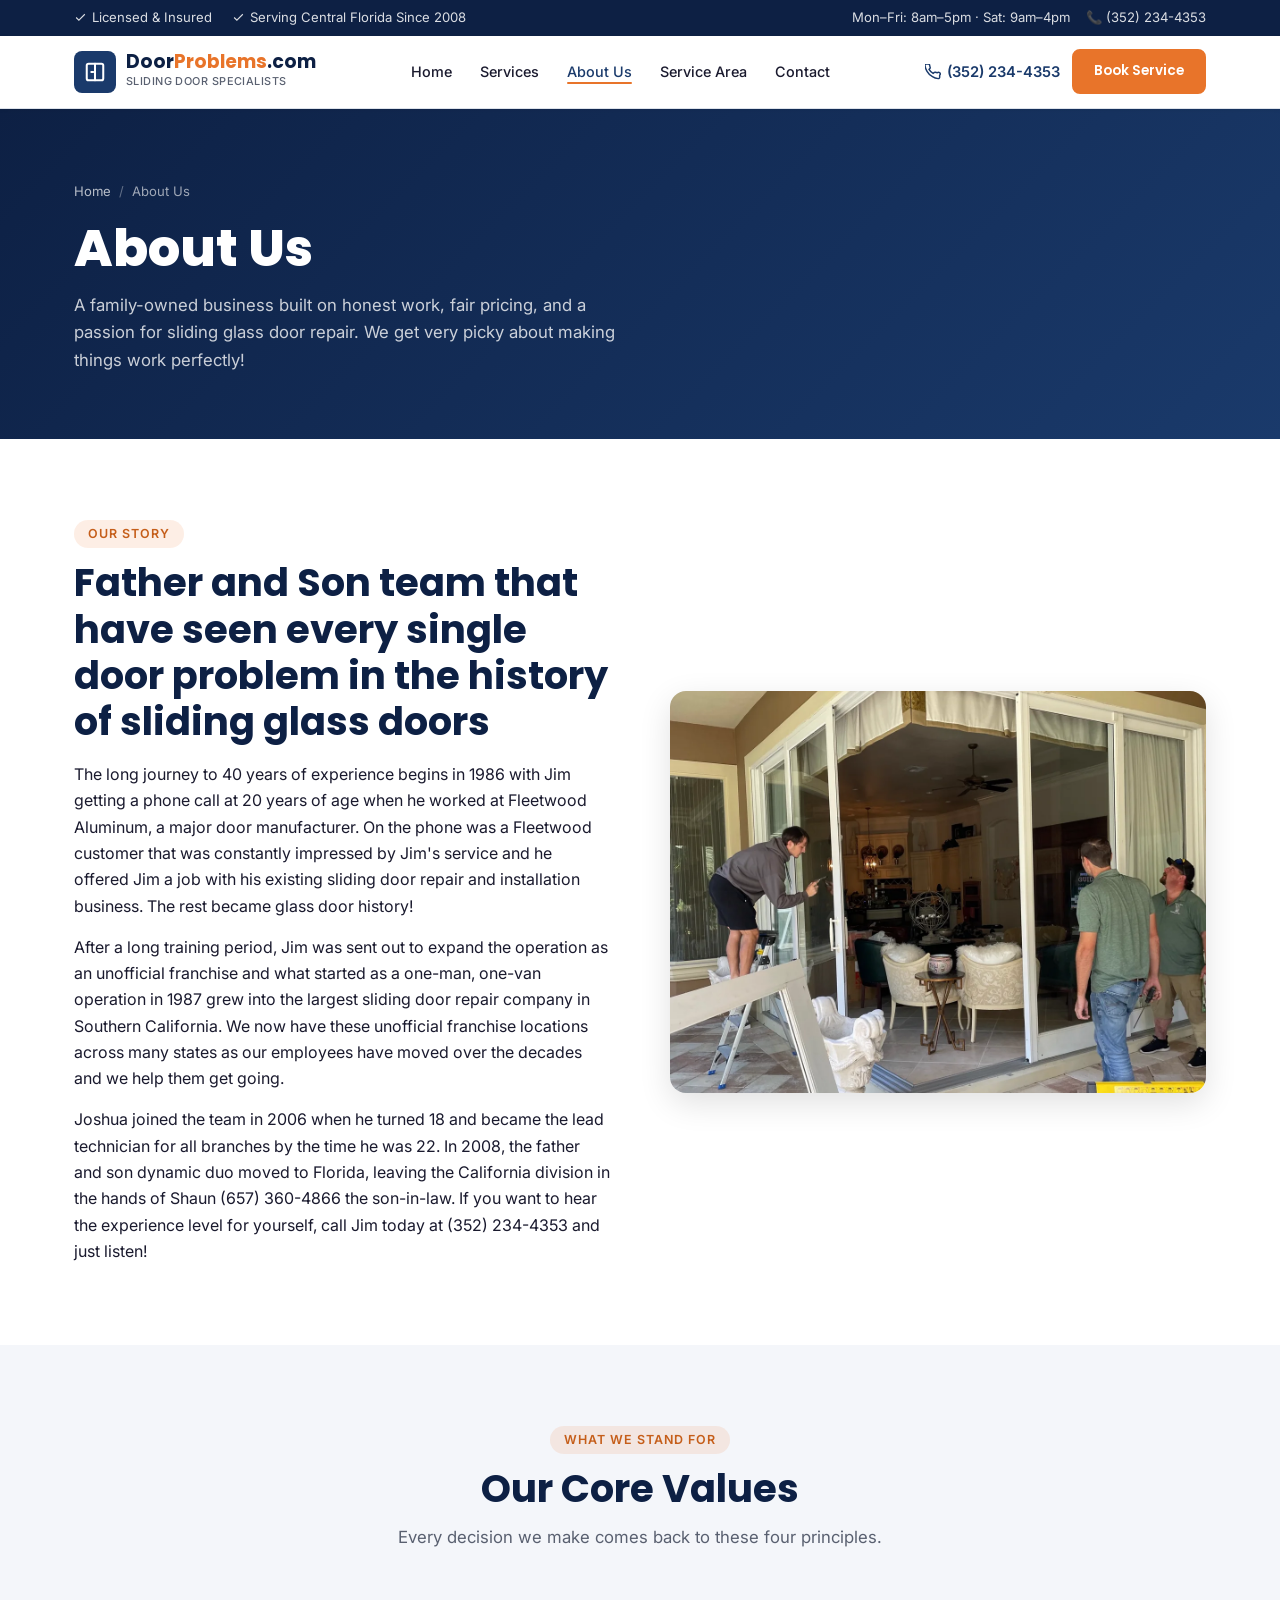
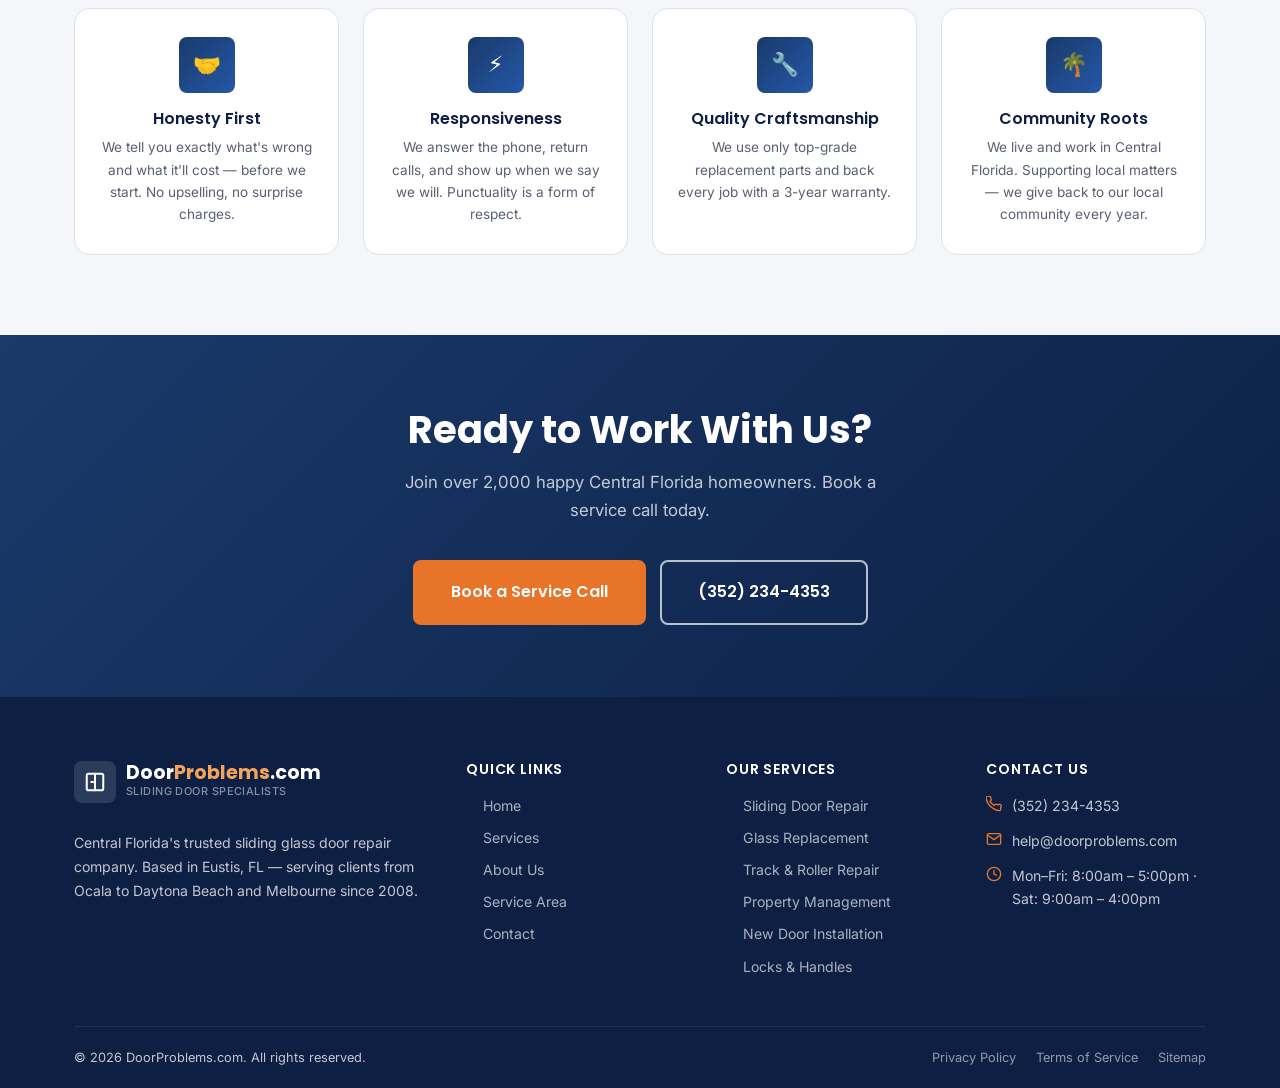
<file: about.html>
<!DOCTYPE html>
<html lang="en">
<head>
  <meta charset="UTF-8">
  <meta name="viewport" content="width=device-width, initial-scale=1.0">
  <meta name="description" content="About DoorProblems.com — a family-owned sliding glass door repair company serving Central Florida since 2008. Meet our team and learn our story.">
  <meta name="keywords" content="about DoorProblems, sliding door repair company Florida, local door repair, family owned business The Villages">
  <meta property="og:title" content="About Us | DoorProblems.com — Sliding Door Repair Florida">
  <title>About Us | DoorProblems.com — Sliding Glass Door Repair Central Florida</title>
  <link rel="canonical" href="https://doorproblems.com/about.html">
  <link rel="preconnect" href="https://fonts.googleapis.com">
  <link rel="preconnect" href="https://fonts.gstatic.com" crossorigin>
  <link href="https://fonts.googleapis.com/css2?family=Inter:wght@400;500;600&family=Poppins:wght@600;700;800&display=swap" rel="stylesheet">
  <meta property="og:type" content="website">
  <meta property="og:url" content="https://doorproblems.com/about.html">
  <meta property="og:site_name" content="DoorProblems.com">
  <meta property="og:description" content="About DoorProblems.com — a family-owned sliding glass door repair company serving Central Florida since 2008. Meet our team and learn our story.">
  <meta property="og:image" content="https://doorproblems.com/images/josh-chris-resized-01.jpg">
  <meta name="twitter:card" content="summary_large_image">
  <meta name="twitter:title" content="About Us | DoorProblems.com — Sliding Door Repair Florida">
  <meta name="twitter:description" content="About DoorProblems.com — a family-owned sliding glass door repair company serving Central Florida since 2008. Meet our team and learn our story.">
  <meta name="twitter:image" content="https://doorproblems.com/images/josh-chris-resized-01.jpg">
  <meta name="theme-color" content="#0d2044">
  <link rel="stylesheet" href="css/styles.css">

  <!-- Structured data: LocalBusiness (service-area) + WebSite. Helps Google show
       the business in local results, the map pack, and rich snippets. -->
  <script type="application/ld+json">
  {
    "@context": "https://schema.org",
    "@graph": [
      {
        "@type": "LocalBusiness",
        "@id": "https://doorproblems.com/#business",
        "name": "DoorProblems.com",
        "alternateName": "Sliding Door Specialists",
        "url": "https://doorproblems.com/",
        "image": "https://doorproblems.com/images/josh-chris-resized-01.jpg",
        "description": "Family-run sliding glass door repair serving Central Florida since 2008 — roller and track repair, glass replacement, new door installation, locks and handles. Flat-rate pricing over the phone.",
        "telephone": "+13522344353",
        "email": "help@doorproblems.com",
        "foundingDate": "2008",
        "priceRange": "$$",
        "address": {
          "@type": "PostalAddress",
          "addressRegion": "FL",
          "addressCountry": "US"
        },
        "areaServed": [
          { "@type": "City", "name": "Eustis, FL" },
          { "@type": "City", "name": "The Villages, FL" },
          { "@type": "City", "name": "Ocala, FL" },
          { "@type": "City", "name": "Daytona Beach, FL" },
          { "@type": "City", "name": "Melbourne, FL" },
          { "@type": "City", "name": "Orlando, FL" },
          { "@type": "City", "name": "Kissimmee, FL" },
          { "@type": "City", "name": "Leesburg, FL" },
          { "@type": "AdministrativeArea", "name": "Central Florida" }
        ],
        "openingHoursSpecification": [
          {
            "@type": "OpeningHoursSpecification",
            "dayOfWeek": ["Monday", "Tuesday", "Wednesday", "Thursday", "Friday"],
            "opens": "08:00",
            "closes": "17:00"
          }
        ],
        "knowsAbout": [
          "Sliding glass door repair",
          "Door roller replacement",
          "Sliding door track repair",
          "Glass replacement",
          "Sliding door lock and handle repair",
          "New sliding door installation"
        ]
      },
      {
        "@type": "WebSite",
        "@id": "https://doorproblems.com/#website",
        "url": "https://doorproblems.com/",
        "name": "DoorProblems.com",
        "publisher": { "@id": "https://doorproblems.com/#business" }
      }
    ]
  }
  </script>
  <link rel="icon" href="data:image/svg+xml,<svg xmlns='http://www.w3.org/2000/svg' viewBox='0 0 100 100'><text y='.9em' font-size='90'>🚪</text></svg>">
</head>
<body>

  <!-- Top Bar -->
  <div class="top-bar">
    <div class="container">
      <div class="top-bar-left">
        <div class="top-bar-badge">
          <svg width="13" height="13" viewBox="0 0 24 24" fill="none" stroke="currentColor" stroke-width="2"><polyline points="20 6 9 17 4 12"/></svg>
          Licensed &amp; Insured
        </div>
        <div class="top-bar-badge">
          <svg width="13" height="13" viewBox="0 0 24 24" fill="none" stroke="currentColor" stroke-width="2"><polyline points="20 6 9 17 4 12"/></svg>
          Serving Central Florida Since 2008
        </div>
      </div>
      <div class="top-bar-right">
        <span>Mon&#x2013;Fri: 8am&#x2013;5pm &middot; Sat: 9am&#x2013;4pm</span>
        <a href="tel:3522344353">📞 (352) 234-4353</a>
      </div>
    </div>
  </div>

  <!-- Navigation -->
  <nav class="nav">
    <div class="container nav-inner">
      <a href="index.html" class="nav-logo">
        <div class="nav-logo-icon">
          <svg width="22" height="22" viewBox="0 0 24 24" fill="none" stroke="currentColor" stroke-width="2.2" stroke-linecap="round" stroke-linejoin="round"><rect x="3" y="3" width="18" height="18" rx="2"/><line x1="12" y1="3" x2="12" y2="21"/><line x1="8" y1="12" x2="10" y2="12"/></svg>
        </div>
        <div>
          <div class="nav-logo-text">Door<span>Problems</span>.com</div>
          <div class="nav-logo-sub">Sliding Door Specialists</div>
        </div>
      </a>
      <ul class="nav-links">
        <li><a href="index.html">Home</a></li>
        <li><a href="services.html">Services</a></li>
        <li><a href="about.html" class="active">About Us</a></li>
        <li><a href="service-area.html">Service Area</a></li>
        <li><a href="contact.html">Contact</a></li>
      </ul>
      <div class="nav-cta">
        <a href="tel:3522344353" class="nav-phone">
          <svg width="16" height="16" viewBox="0 0 24 24" fill="none" stroke="currentColor" stroke-width="2.2"><path d="M22 16.92v3a2 2 0 01-2.18 2 19.79 19.79 0 01-8.63-3.07A19.5 19.5 0 013.07 11a19.79 19.79 0 01-3.07-8.67A2 2 0 012 .18h3a2 2 0 012 1.72c.127.96.361 1.903.7 2.81a2 2 0 01-.45 2.11L6.09 8.07a16 16 0 006.11 6.11l1.27-1.27a2 2 0 012.11-.45c.907.339 1.85.573 2.81.7A2 2 0 0122 16.92z"/></svg>
          (352) 234-4353
        </a>
        <a href="contact.html#booking" class="btn btn-primary btn-sm">Book Service</a>
      </div>
      <button class="hamburger" aria-label="Open menu" aria-expanded="false">
        <span></span><span></span><span></span>
      </button>
    </div>
    <div class="mobile-menu">
      <a href="index.html">Home</a>
      <a href="services.html">Services</a>
      <a href="about.html">About Us</a>
      <a href="service-area.html">Service Area</a>
      <a href="contact.html">Contact</a>
      <a href="tel:3522344353" class="mobile-phone">📞 (352) 234-4353</a>
      <a href="contact.html#booking" class="mobile-book">📅 Book Service</a>
    </div>
  </nav>

  <!-- Page Hero -->
  <div class="page-hero">
    <div class="container">
      <nav class="breadcrumb" aria-label="Breadcrumb">
        <a href="index.html">Home</a>
        <span class="breadcrumb-sep">/</span>
        <span>About Us</span>
      </nav>
      <h1>About Us</h1>
      <p>A family-owned business built on honest work, fair pricing, and a passion for sliding glass door repair. We get very picky about making things work perfectly!</p>
    </div>
  </div>

  <!-- Our Story -->
  <section class="section">
    <div class="container">
      <div class="why-grid">
        <div>
          <span class="section-label">Our Story</span>
          <h2 style=”margin-top:10px;”>Father and Son team that have seen every single door problem in the history of sliding glass doors</h2>
          <p style=”color:var(--text-light);margin-top:16px;”>The long journey to 40 years of experience begins in 1986 with Jim getting a phone call at 20 years of age when he worked at Fleetwood Aluminum, a major door manufacturer. On the phone was a Fleetwood customer that was constantly impressed by Jim's service and he offered Jim a job with his existing sliding door repair and installation business. The rest became glass door history!</p>
          <p style=”color:var(--text-light);”>After a long training period, Jim was sent out to expand the operation as an unofficial franchise and what started as a one-man, one-van operation in 1987 grew into the largest sliding door repair company in Southern California. We now have these unofficial franchise locations across many states as our employees have moved over the decades and we help them get going.</p>
          <p style=”color:var(--text-light);”>Joshua joined the team in 2006 when he turned 18 and became the lead technician for all branches by the time he was 22. In 2008, the father and son dynamic duo moved to Florida, leaving the California division in the hands of Shaun (657) 360-4866 the son-in-law. If you want to hear the experience level for yourself, call Jim today at (352) 234-4353 and just listen!</p>
        </div>
        <div class="why-img-wrap">
          <img src="images/about-us-pic-02.webp" alt="Jim and Joshua — DoorProblems.com Sliding Door Specialists">
        </div>
        </div>
      </div>
    </div>
  </section>

  <!-- Values -->
  <section class="section section-alt">
    <div class="container">
      <div class="section-header">
        <span class="section-label">What We Stand For</span>
        <h2>Our Core Values</h2>
        <p>Every decision we make comes back to these four principles.</p>
      </div>
      <div class="values-grid">
        <div class="value-card">
          <div class="value-card-icon">🤝</div>
          <h3>Honesty First</h3>
          <p>We tell you exactly what's wrong and what it'll cost — before we start. No upselling, no surprise charges.</p>
        </div>
        <div class="value-card">
          <div class="value-card-icon">⚡</div>
          <h3>Responsiveness</h3>
          <p>We answer the phone, return calls, and show up when we say we will. Punctuality is a form of respect.</p>
        </div>
        <div class="value-card">
          <div class="value-card-icon">🔧</div>
          <h3>Quality Craftsmanship</h3>
          <p>We use only top-grade replacement parts and back every job with a 3-year warranty.</p>
        </div>
        <div class="value-card">
          <div class="value-card-icon">🌴</div>
          <h3>Community Roots</h3>
          <p>We live and work in Central Florida. Supporting local matters — we give back to our local community every year.</p>
        </div>
      </div>
    </div>
  </section>

  <!-- CTA Band -->
  <section class="cta-band">
    <div class="container">
      <h2>Ready to Work With Us?</h2>
      <p>Join over 2,000 happy Central Florida homeowners. Book a service call today.</p>
      <div class="cta-band-actions">
        <a href="contact.html#booking" class="btn btn-primary btn-lg">Book a Service Call</a>
        <a href="tel:3522344353" class="btn btn-outline btn-lg">(352) 234-4353</a>
      </div>
    </div>
  </section>

  <!-- Footer -->
  <footer class="footer">
    <div class="container">
      <div class="footer-grid">
        <div class="footer-brand">
          <a href="index.html" class="nav-logo" style="margin-bottom:14px;display:inline-flex;">
            <div class="nav-logo-icon" style="background:rgba(255,255,255,.12);">
              <svg width="22" height="22" viewBox="0 0 24 24" fill="none" stroke="currentColor" stroke-width="2.2" stroke-linecap="round" stroke-linejoin="round"><rect x="3" y="3" width="18" height="18" rx="2"/><line x1="12" y1="3" x2="12" y2="21"/><line x1="8" y1="12" x2="10" y2="12"/></svg>
            </div>
            <div>
              <div class="nav-logo-text">Door<span>Problems</span>.com</div>
              <div class="nav-logo-sub" style="color:rgba(255,255,255,.5);">Sliding Door Specialists</div>
            </div>
          </a>
          <p>Central Florida's trusted sliding glass door repair company. Based in Eustis, FL — serving clients from Ocala to Daytona Beach and Melbourne since 2008.</p>
        </div>
        <div class="footer-col">
          <h4>Quick Links</h4>
          <ul>
            <li><a href="index.html">Home</a></li>
            <li><a href="services.html">Services</a></li>
            <li><a href="about.html">About Us</a></li>
            <li><a href="service-area.html">Service Area</a></li>
            <li><a href="contact.html">Contact</a></li>
          </ul>
        </div>
        <div class="footer-col">
          <h4>Our Services</h4>
          <ul>
            <li><a href="services.html#sliding-repair">Sliding Door Repair</a></li>
            <li><a href="services.html#glass">Glass Replacement</a></li>
            <li><a href="services.html#track-roller">Track &amp; Roller Repair</a></li>
            <li><a href="services.html#property">Property Management</a></li>
            <li><a href="services.html#installation">New Door Installation</a></li>
            <li><a href="services.html#locks">Locks &amp; Handles</a></li>
          </ul>
        </div>
        <div class="footer-col">
          <h4>Contact Us</h4>
          <div class="footer-contact-item">
            <svg width="16" height="16" viewBox="0 0 24 24" fill="none" stroke="currentColor" stroke-width="2"><path d="M22 16.92v3a2 2 0 01-2.18 2 19.79 19.79 0 01-8.63-3.07A19.5 19.5 0 013.07 11a19.79 19.79 0 01-3.07-8.67A2 2 0 012 .18h3a2 2 0 012 1.72c.127.96.361 1.903.7 2.81a2 2 0 01-.45 2.11L6.09 8.07a16 16 0 006.11 6.11l1.27-1.27a2 2 0 012.11-.45c.907.339 1.85.573 2.81.7A2 2 0 0122 16.92z"/></svg>
            <div><a href="tel:3522344353">(352) 234-4353</a></div>
          </div>
          <div class="footer-contact-item">
            <svg width="16" height="16" viewBox="0 0 24 24" fill="none" stroke="currentColor" stroke-width="2"><path d="M4 4h16c1.1 0 2 .9 2 2v12c0 1.1-.9 2-2 2H4c-1.1 0-2-.9-2-2V6c0-1.1.9-2 2-2z"/><polyline points="22,6 12,13 2,6"/></svg>
            <div><a href="mailto:help@doorproblems.com">help@doorproblems.com</a></div>
          </div>
          <div class="footer-contact-item">
            <svg width="16" height="16" viewBox="0 0 24 24" fill="none" stroke="currentColor" stroke-width="2"><circle cx="12" cy="12" r="10"/><polyline points="12 6 12 12 16 14"/></svg>
            <div><span>Mon&#x2013;Fri: 8:00am &#x2013; 5:00pm &middot; Sat: 9:00am &#x2013; 4:00pm</span></div>
          </div>
        </div>
      </div>
      <div class="footer-bottom">
        <span>&copy; 2026 DoorProblems.com. All rights reserved.</span>
        <div class="footer-bottom-links">
          <a href="#">Privacy Policy</a>
          <a href="#">Terms of Service</a>
          <a href="index.html">Sitemap</a>
        </div>
      </div>
    </div>
  </footer>

  <div class="sticky-call-bar">
    <a href="tel:3522344353" class="sticky-call"> Call Now</a>
    <a href="contact.html#booking" class="sticky-book">📅 Book Online</a>
  </div>

  <script src="js/main.js"></script>
</body>
</html>
</file>
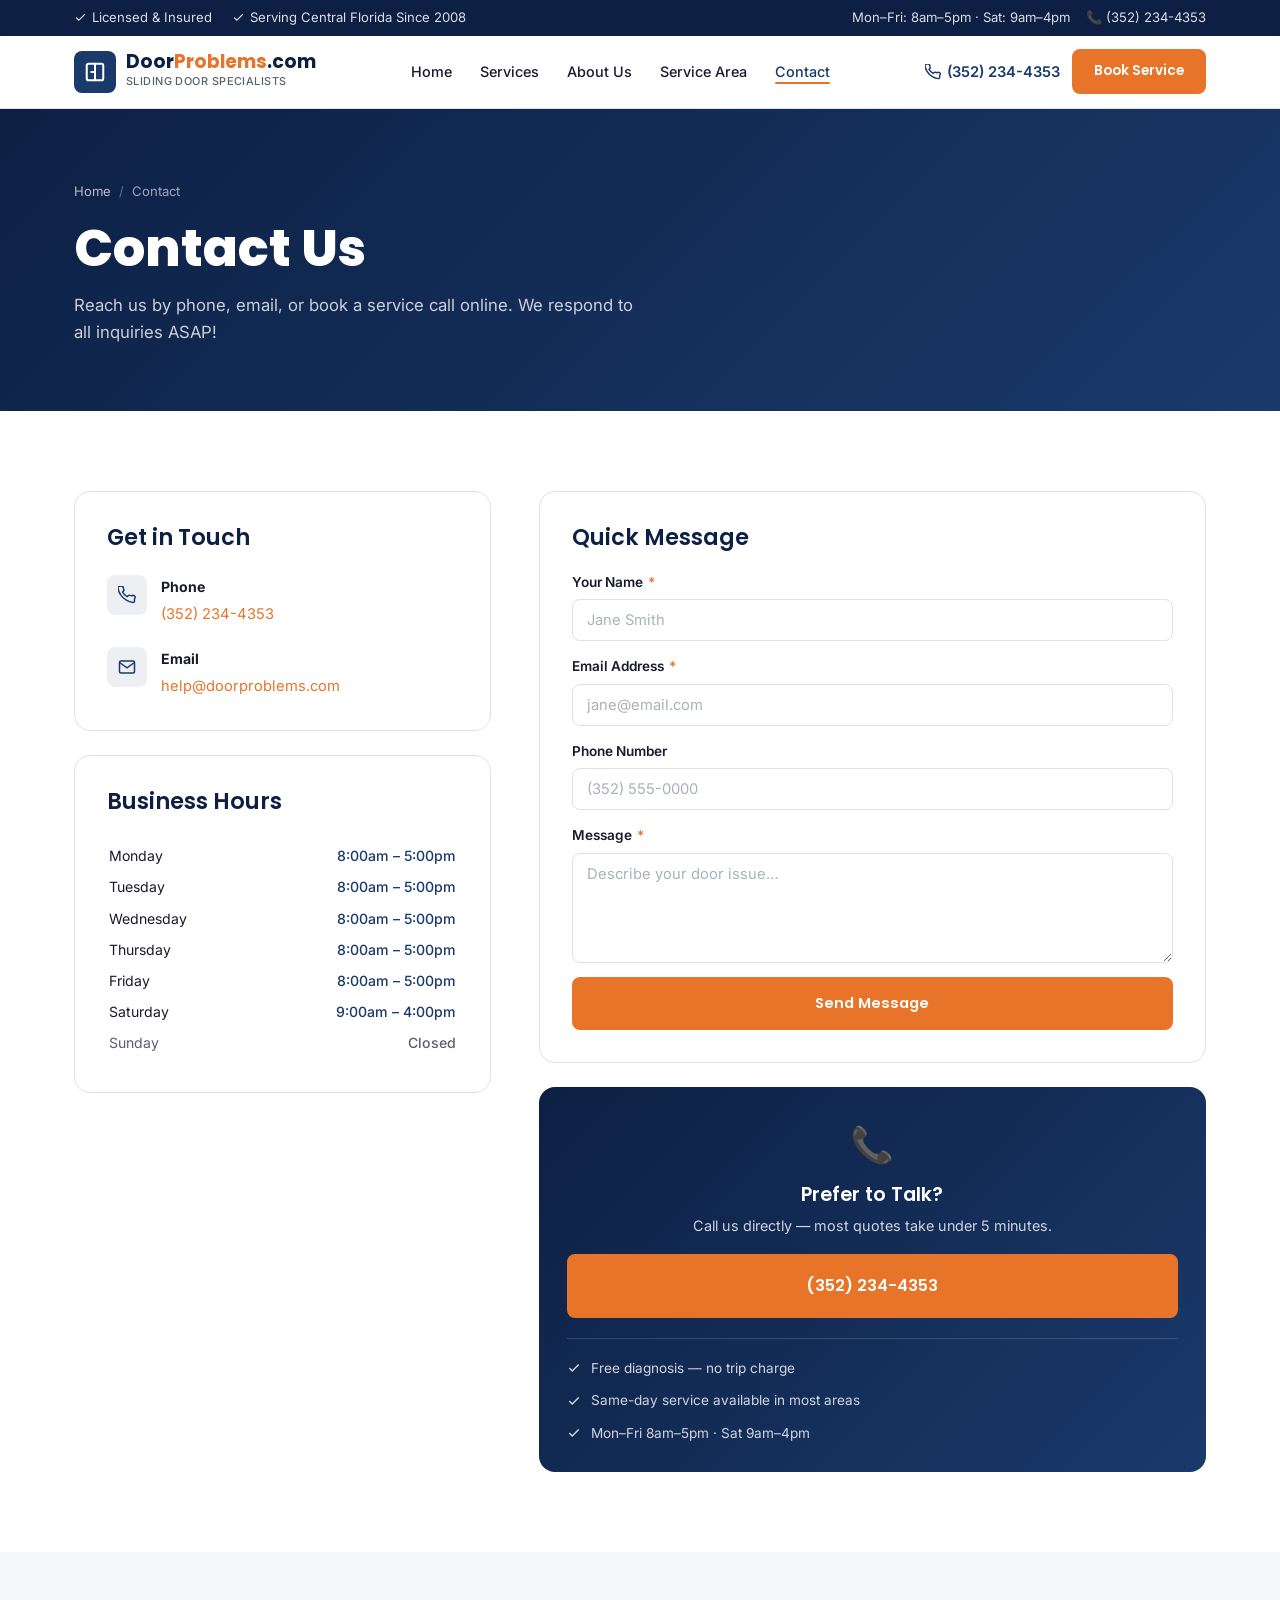
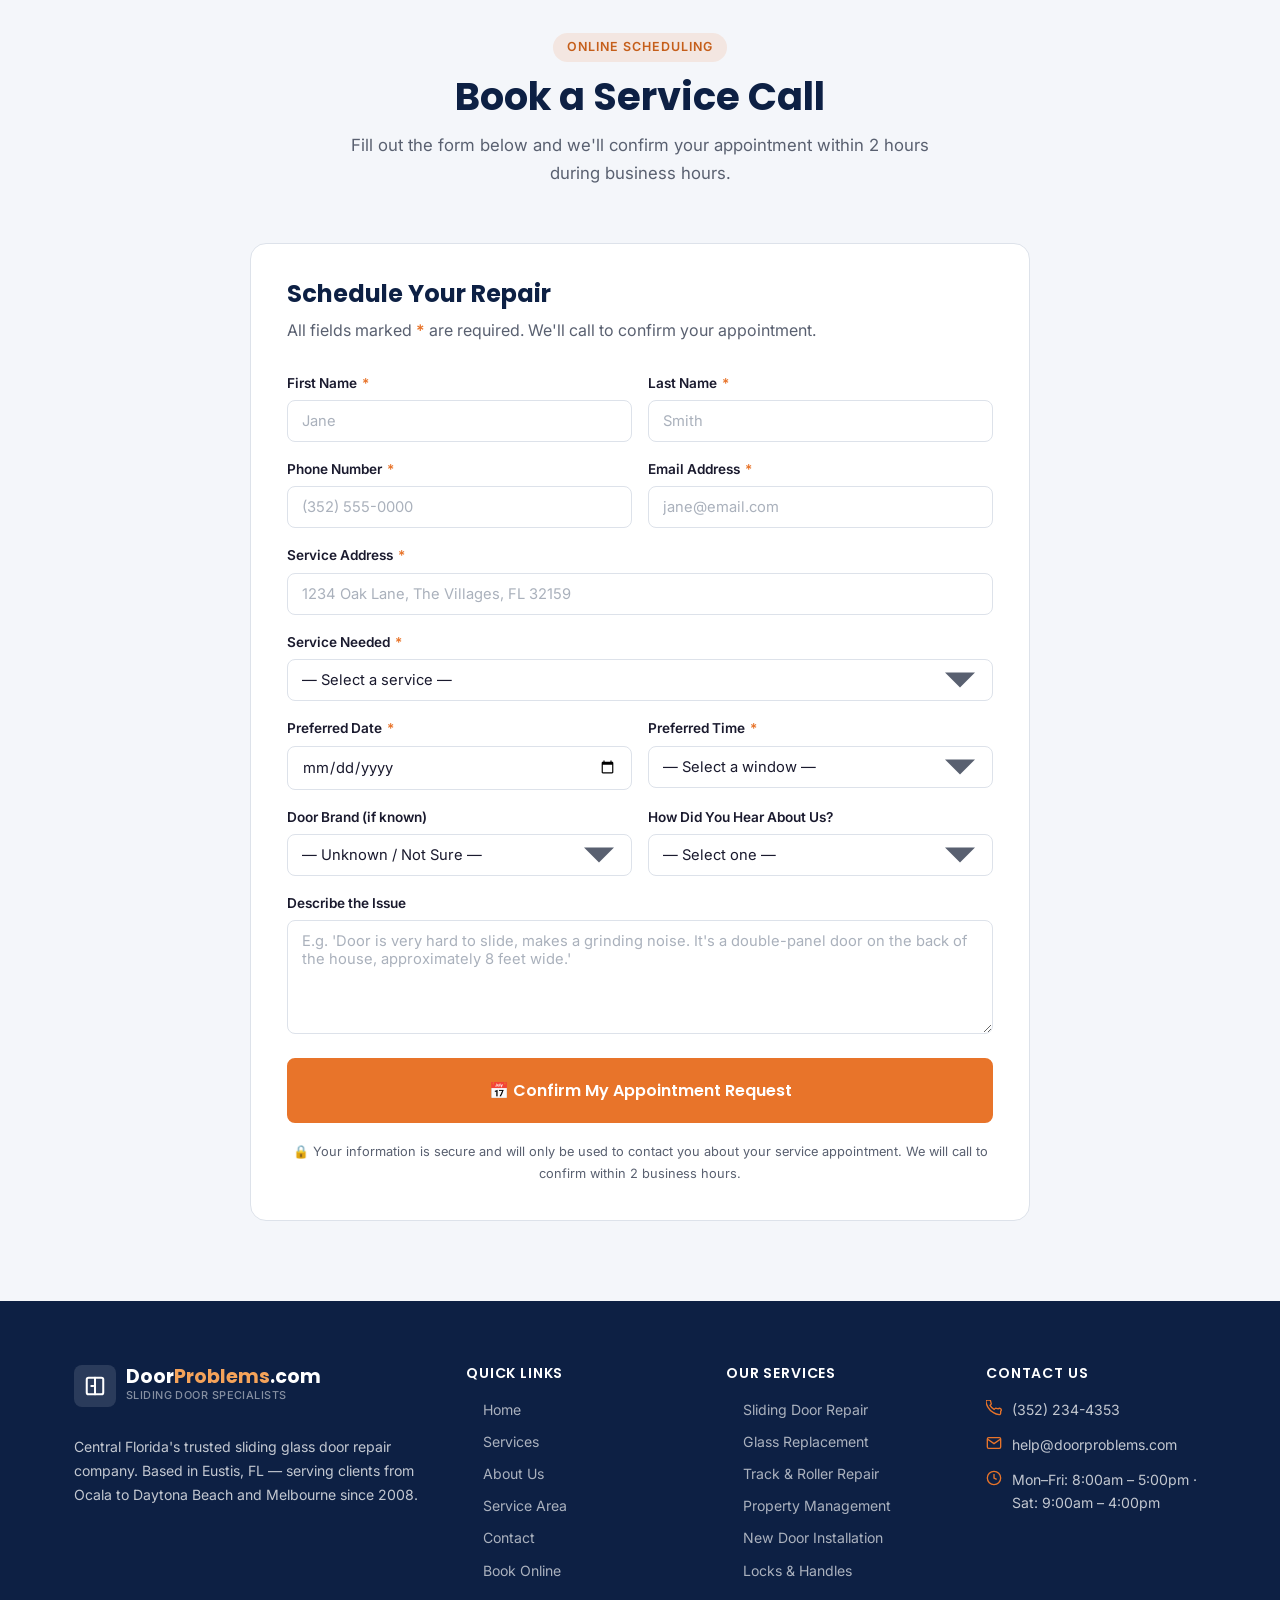
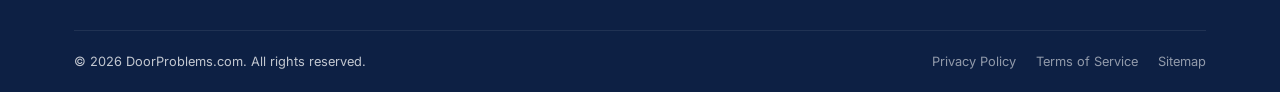
<file: contact.html>
<!DOCTYPE html>
<html lang="en">
<head>
  <meta charset="UTF-8">
  <meta name="viewport" content="width=device-width, initial-scale=1.0">
  <meta name="description" content="Contact DoorProblems.com or book a sliding door repair appointment online. Serving The Villages, Ocala, DeLand, and Deltona, FL. Call (352) 234-4353.">
  <meta name="keywords" content="contact door repair Florida, book sliding door repair, schedule door repair The Villages, door repair appointment Ocala">
  <meta property="og:title" content="Contact & Book Online | DoorProblems.com">
  <title>Contact &amp; Book Online | DoorProblems.com — Sliding Glass Door Repair FL</title>
  <link rel="canonical" href="https://doorproblems.com/contact.html">
  <link rel="preconnect" href="https://fonts.googleapis.com">
  <link rel="preconnect" href="https://fonts.gstatic.com" crossorigin>
  <link href="https://fonts.googleapis.com/css2?family=Inter:wght@400;500;600&family=Poppins:wght@600;700;800&display=swap" rel="stylesheet">
  <meta property="og:type" content="website">
  <meta property="og:url" content="https://doorproblems.com/contact.html">
  <meta property="og:site_name" content="DoorProblems.com">
  <meta property="og:description" content="Contact DoorProblems.com or book a sliding door repair appointment online. Serving The Villages, Ocala, DeLand, and Deltona, FL. Call (352) 234-4353.">
  <meta property="og:image" content="https://doorproblems.com/images/josh-chris-resized-01.jpg">
  <meta name="twitter:card" content="summary_large_image">
  <meta name="twitter:title" content="Contact & Book Online | DoorProblems.com">
  <meta name="twitter:description" content="Contact DoorProblems.com or book a sliding door repair appointment online. Serving The Villages, Ocala, DeLand, and Deltona, FL. Call (352) 234-4353.">
  <meta name="twitter:image" content="https://doorproblems.com/images/josh-chris-resized-01.jpg">
  <meta name="theme-color" content="#0d2044">
  <link rel="stylesheet" href="css/styles.css">

  <!-- Structured data: LocalBusiness (service-area) + WebSite. Helps Google show
       the business in local results, the map pack, and rich snippets. -->
  <script type="application/ld+json">
  {
    "@context": "https://schema.org",
    "@graph": [
      {
        "@type": "LocalBusiness",
        "@id": "https://doorproblems.com/#business",
        "name": "DoorProblems.com",
        "alternateName": "Sliding Door Specialists",
        "url": "https://doorproblems.com/",
        "image": "https://doorproblems.com/images/josh-chris-resized-01.jpg",
        "description": "Family-run sliding glass door repair serving Central Florida since 2008 — roller and track repair, glass replacement, new door installation, locks and handles. Flat-rate pricing over the phone.",
        "telephone": "+13522344353",
        "email": "help@doorproblems.com",
        "foundingDate": "2008",
        "priceRange": "$$",
        "address": {
          "@type": "PostalAddress",
          "addressRegion": "FL",
          "addressCountry": "US"
        },
        "areaServed": [
          { "@type": "City", "name": "Eustis, FL" },
          { "@type": "City", "name": "The Villages, FL" },
          { "@type": "City", "name": "Ocala, FL" },
          { "@type": "City", "name": "Daytona Beach, FL" },
          { "@type": "City", "name": "Melbourne, FL" },
          { "@type": "City", "name": "Orlando, FL" },
          { "@type": "City", "name": "Kissimmee, FL" },
          { "@type": "City", "name": "Leesburg, FL" },
          { "@type": "AdministrativeArea", "name": "Central Florida" }
        ],
        "openingHoursSpecification": [
          {
            "@type": "OpeningHoursSpecification",
            "dayOfWeek": ["Monday", "Tuesday", "Wednesday", "Thursday", "Friday"],
            "opens": "08:00",
            "closes": "17:00"
          }
        ],
        "knowsAbout": [
          "Sliding glass door repair",
          "Door roller replacement",
          "Sliding door track repair",
          "Glass replacement",
          "Sliding door lock and handle repair",
          "New sliding door installation"
        ]
      },
      {
        "@type": "WebSite",
        "@id": "https://doorproblems.com/#website",
        "url": "https://doorproblems.com/",
        "name": "DoorProblems.com",
        "publisher": { "@id": "https://doorproblems.com/#business" }
      }
    ]
  }
  </script>
  <link rel="icon" href="data:image/svg+xml,<svg xmlns='http://www.w3.org/2000/svg' viewBox='0 0 100 100'><text y='.9em' font-size='90'>🚪</text></svg>">
</head>
<body>

  <!-- Top Bar -->
  <div class="top-bar">
    <div class="container">
      <div class="top-bar-left">
        <div class="top-bar-badge">
          <svg width="13" height="13" viewBox="0 0 24 24" fill="none" stroke="currentColor" stroke-width="2"><polyline points="20 6 9 17 4 12"/></svg>
          Licensed &amp; Insured
        </div>
        <div class="top-bar-badge">
          <svg width="13" height="13" viewBox="0 0 24 24" fill="none" stroke="currentColor" stroke-width="2"><polyline points="20 6 9 17 4 12"/></svg>
          Serving Central Florida Since 2008
        </div>
      </div>
      <div class="top-bar-right">
        <span>Mon–Fri: 8am–5pm · Sat: 9am–4pm</span>
        <a href="tel:3522344353">📞 (352) 234-4353</a>
      </div>
    </div>
  </div>

  <!-- Navigation -->
  <nav class="nav">
    <div class="container nav-inner">
      <a href="index.html" class="nav-logo">
        <div class="nav-logo-icon">
          <svg width="22" height="22" viewBox="0 0 24 24" fill="none" stroke="currentColor" stroke-width="2.2" stroke-linecap="round" stroke-linejoin="round"><rect x="3" y="3" width="18" height="18" rx="2"/><line x1="12" y1="3" x2="12" y2="21"/><line x1="8" y1="12" x2="10" y2="12"/></svg>
        </div>
        <div>
          <div class="nav-logo-text">Door<span>Problems</span>.com</div>
          <div class="nav-logo-sub">Sliding Door Specialists</div>
        </div>
      </a>
      <ul class="nav-links">
        <li><a href="index.html">Home</a></li>
        <li><a href="services.html">Services</a></li>
        <li><a href="about.html">About Us</a></li>
        <li><a href="service-area.html">Service Area</a></li>
        <li><a href="contact.html" class="active">Contact</a></li>
      </ul>
      <div class="nav-cta">
        <a href="tel:3522344353" class="nav-phone">
          <svg width="16" height="16" viewBox="0 0 24 24" fill="none" stroke="currentColor" stroke-width="2.2"><path d="M22 16.92v3a2 2 0 01-2.18 2 19.79 19.79 0 01-8.63-3.07A19.5 19.5 0 013.07 11a19.79 19.79 0 01-3.07-8.67A2 2 0 012 .18h3a2 2 0 012 1.72c.127.96.361 1.903.7 2.81a2 2 0 01-.45 2.11L6.09 8.07a16 16 0 006.11 6.11l1.27-1.27a2 2 0 012.11-.45c.907.339 1.85.573 2.81.7A2 2 0 0122 16.92z"/></svg>
          (352) 234-4353
        </a>
        <a href="#booking" class="btn btn-primary btn-sm">Book Service</a>
      </div>
      <button class="hamburger" aria-label="Open menu" aria-expanded="false">
        <span></span><span></span><span></span>
      </button>
    </div>
    <div class="mobile-menu">
      <a href="index.html">Home</a>
      <a href="services.html">Services</a>
      <a href="about.html">About Us</a>
      <a href="service-area.html">Service Area</a>
      <a href="contact.html">Contact</a>
      <a href="tel:3522344353" class="mobile-phone">📞 (352) 234-4353</a>
      <a href="#booking" class="mobile-book">📅 Book Service</a>
    </div>
  </nav>

  <!-- Page Hero -->
  <div class="page-hero">
    <div class="container">
      <nav class="breadcrumb" aria-label="Breadcrumb">
        <a href="index.html">Home</a>
        <span class="breadcrumb-sep">/</span>
        <span>Contact</span>
      </nav>
      <h1>Contact Us</h1>
      <p>Reach us by phone, email, or book a service call online. We respond to all inquiries ASAP!</p>
    </div>
  </div>

  <!-- Contact Info + Quick Contact Form -->
  <section class="section">
    <div class="container">
      <div class="contact-grid">

        <!-- Contact Info -->
        <div>
          <div class="contact-info-card" style="margin-bottom:24px;">
            <h3>Get in Touch</h3>
            <div class="contact-info-items">
              <div class="contact-info-item">
                <div class="contact-info-item-icon">
                  <svg width="18" height="18" viewBox="0 0 24 24" fill="none" stroke="currentColor" stroke-width="2"><path d="M22 16.92v3a2 2 0 01-2.18 2 19.79 19.79 0 01-8.63-3.07A19.5 19.5 0 013.07 11a19.79 19.79 0 01-3.07-8.67A2 2 0 012 .18h3a2 2 0 012 1.72c.127.96.361 1.903.7 2.81a2 2 0 01-.45 2.11L6.09 8.07a16 16 0 006.11 6.11l1.27-1.27a2 2 0 012.11-.45c.907.339 1.85.573 2.81.7A2 2 0 0122 16.92z"/></svg>
                </div>
                <div>
                  <strong>Phone</strong>
                  <a href="tel:3522344353">(352) 234-4353</a>
                </div>
              </div>
              <div class="contact-info-item">
                <div class="contact-info-item-icon">
                  <svg width="18" height="18" viewBox="0 0 24 24" fill="none" stroke="currentColor" stroke-width="2"><path d="M4 4h16c1.1 0 2 .9 2 2v12c0 1.1-.9 2-2 2H4c-1.1 0-2-.9-2-2V6c0-1.1.9-2 2-2z"/><polyline points="22,6 12,13 2,6"/></svg>
                </div>
                <div>
                  <strong>Email</strong>
                  <a href="mailto:help@doorproblems.com">help@doorproblems.com</a>
                </div>
              </div>
            </div>
          </div>

          <!-- Hours -->
          <div class="contact-info-card" style="margin-bottom:24px;">
            <h3>Business Hours</h3>
            <table class="hours-table">
              <tr><td>Monday</td><td>8:00am – 5:00pm</td></tr>
              <tr><td>Tuesday</td><td>8:00am – 5:00pm</td></tr>
              <tr><td>Wednesday</td><td>8:00am – 5:00pm</td></tr>
              <tr><td>Thursday</td><td>8:00am – 5:00pm</td></tr>
              <tr><td>Friday</td><td>8:00am – 5:00pm</td></tr>
              <tr><td>Saturday</td><td>9:00am – 4:00pm</td></tr>
              <tr><td style="color:var(--text-light);">Sunday</td><td style="color:var(--text-light);">Closed</td></tr>
            </table>
          </div>

        </div>

        <!-- Right Column: Quick Message + CTA -->
        <div>
          <!-- Quick Message Form -->
          <div class="contact-info-card" style="margin-bottom:24px;">
            <h3 style="margin-bottom:20px;">Quick Message</h3>
            <form id="contactForm" novalidate>
              <div style="display:flex;flex-direction:column;gap:14px;">
                <div class="form-group">
                  <label for="cName">Your Name <span class="req">*</span></label>
                  <input type="text" id="cName" name="name" placeholder="Jane Smith" required>
                </div>
                <div class="form-group">
                  <label for="cEmail">Email Address <span class="req">*</span></label>
                  <input type="email" id="cEmail" name="email" placeholder="jane@email.com" required>
                </div>
                <div class="form-group">
                  <label for="cPhone">Phone Number</label>
                  <input type="tel" id="cPhone" name="phone" placeholder="(352) 555-0000">
                </div>
                <div class="form-group">
                  <label for="cMessage">Message <span class="req">*</span></label>
                  <textarea id="cMessage" name="message" placeholder="Describe your door issue…" rows="4" required></textarea>
                </div>
                <button type="submit" class="btn btn-primary" style="width:100%;justify-content:center;">Send Message</button>
              </div>
            </form>
          </div>

          <!-- Prefer to Talk? CTA -->
          <div style="background:linear-gradient(135deg,var(--primary-dark),var(--primary));border-radius:var(--radius-lg);padding:28px;color:white;">
            <div style="text-align:center;margin-bottom:20px;">
              <div style="font-size:2.2rem;margin-bottom:10px;">📞</div>
              <h3 style="color:white;font-size:1.2rem;margin-bottom:8px;">Prefer to Talk?</h3>
              <p style="color:rgba(255,255,255,.8);font-size:.9rem;margin-bottom:16px;">Call us directly — most quotes take under 5 minutes.</p>
              <a href="tel:3522344353" class="btn btn-primary btn-lg" style="width:100%;justify-content:center;">(352) 234-4353</a>
            </div>
            <div style="display:flex;flex-direction:column;gap:10px;border-top:1px solid rgba(255,255,255,.15);padding-top:18px;">
              <div style="display:flex;align-items:center;gap:10px;font-size:.85rem;color:rgba(255,255,255,.8);">
                <svg width="14" height="14" viewBox="0 0 24 24" fill="none" stroke="currentColor" stroke-width="2.5"><polyline points="20 6 9 17 4 12"/></svg>
                Free diagnosis — no trip charge
              </div>
              <div style="display:flex;align-items:center;gap:10px;font-size:.85rem;color:rgba(255,255,255,.8);">
                <svg width="14" height="14" viewBox="0 0 24 24" fill="none" stroke="currentColor" stroke-width="2.5"><polyline points="20 6 9 17 4 12"/></svg>
                Same-day service available in most areas
              </div>
              <div style="display:flex;align-items:center;gap:10px;font-size:.85rem;color:rgba(255,255,255,.8);">
                <svg width="14" height="14" viewBox="0 0 24 24" fill="none" stroke="currentColor" stroke-width="2.5"><polyline points="20 6 9 17 4 12"/></svg>
                Mon–Fri 8am–5pm · Sat 9am–4pm
              </div>
            </div>
          </div>
        </div>

      </div>
    </div>
  </section>

  <!-- ── BOOKING SECTION ───────────────────────────────────── -->
  <section class="section section-alt" id="booking">
    <div class="container">
      <div class="section-header">
        <span class="section-label">Online Scheduling</span>
        <h2>Book a Service Call</h2>
        <p>Fill out the form below and we'll confirm your appointment within 2 hours during business hours.</p>
      </div>

      <div style="max-width:780px;margin:0 auto;">
        <div class="form-card">
          <h2 style="font-size:1.5rem;">Schedule Your Repair</h2>
          <p>All fields marked <span style="color:var(--accent);font-weight:600;">*</span> are required. We'll call to confirm your appointment.</p>

          <form id="bookingForm" novalidate style="margin-top:8px;">
            <div class="form-grid">

              <!-- Personal Info -->
              <div class="form-group">
                <label for="bFirstName">First Name <span class="req">*</span></label>
                <input type="text" id="bFirstName" name="firstName" placeholder="Jane" required>
              </div>
              <div class="form-group">
                <label for="bLastName">Last Name <span class="req">*</span></label>
                <input type="text" id="bLastName" name="lastName" placeholder="Smith" required>
              </div>

              <div class="form-group">
                <label for="bPhone">Phone Number <span class="req">*</span></label>
                <input type="tel" id="bPhone" name="phone" placeholder="(352) 555-0000" required>
              </div>
              <div class="form-group">
                <label for="bEmail">Email Address <span class="req">*</span></label>
                <input type="email" id="bEmail" name="email" placeholder="jane@email.com" required>
              </div>

              <!-- Service Address -->
              <div class="form-group full-width">
                <label for="bAddress">Service Address <span class="req">*</span></label>
                <input type="text" id="bAddress" name="address" placeholder="1234 Oak Lane, The Villages, FL 32159" required>
              </div>

              <!-- Service Type -->
              <div class="form-group full-width">
                <label for="bService">Service Needed <span class="req">*</span></label>
                <select id="bService" name="service" required>
                  <option value="" disabled selected>— Select a service —</option>
                  <option value="sliding-repair">Sliding Door Repair</option>
                  <option value="glass">Glass Replacement</option>
                  <option value="track-roller">Track &amp; Roller Repair</option>
                  <option value="property">Property Management</option>
                  <option value="installation">New Door Installation</option>
                  <option value="locks">Locks &amp; Handles</option>
                  <option value="not-sure">Not Sure / Need Diagnosis</option>
                </select>
              </div>

              <!-- Date & Time -->
              <div class="form-group">
                <label for="bDate">Preferred Date <span class="req">*</span></label>
                <input type="date" id="bDate" name="date" required>
              </div>
              <div class="form-group">
                <label for="bTime">Preferred Time <span class="req">*</span></label>
                <select id="bTime" name="time" required>
                  <option value="" disabled selected>— Select a window —</option>
                  <option value="morning">Morning (8am – 12pm)</option>
                  <option value="afternoon">Afternoon (12pm – 5pm)</option>
                  <option value="flexible">I'm Flexible — Any Time</option>
                </select>
              </div>

              <!-- Door Brand -->
              <div class="form-group">
                <label for="bBrand">Door Brand (if known)</label>
                <select id="bBrand" name="brand">
                  <option value="" selected>— Unknown / Not Sure —</option>
                  <option value="andersen">Andersen</option>
                  <option value="pella">Pella</option>
                  <option value="jeld-wen">JELD-WEN</option>
                  <option value="milgard">Milgard</option>
                  <option value="pgt">PGT</option>
                  <option value="cgi">CGI</option>
                  <option value="other">Other</option>
                </select>
              </div>

              <!-- How did you hear -->
              <div class="form-group">
                <label for="bSource">How Did You Hear About Us?</label>
                <select id="bSource" name="source">
                  <option value="" selected>— Select one —</option>
                  <option value="google">Google Search</option>
                  <option value="nextdoor">Nextdoor</option>
                  <option value="referral">Friend / Neighbor Referral</option>
                  <option value="yelp">Yelp</option>
                  <option value="facebook">Facebook</option>
                  <option value="other">Other</option>
                </select>
              </div>

              <!-- Notes -->
              <div class="form-group full-width">
                <label for="bNotes">Describe the Issue</label>
                <textarea id="bNotes" name="notes" placeholder="E.g. 'Door is very hard to slide, makes a grinding noise. It's a double-panel door on the back of the house, approximately 8 feet wide.'" rows="5"></textarea>
              </div>

              <!-- Submit -->
              <div class="form-group full-width form-submit">
                <button type="submit" class="btn btn-primary btn-lg" style="width:100%;justify-content:center;padding:18px;">
                  📅 Confirm My Appointment Request
                </button>
                <p class="form-note" style="text-align:center;">
                  🔒 Your information is secure and will only be used to contact you about your service appointment. We will call to confirm within 2 business hours.
                </p>
              </div>

            </div>
          </form>

          <!-- Success Message -->
          <div class="success-message" id="successMessage">
            <div class="success-icon">🎉</div>
            <h3>Appointment Request Received!</h3>
            <p>Thank you! We'll call you within 2 business hours to confirm your appointment. If you need immediate assistance, call us at <a href="tel:3522344353" style="color:#047857;font-weight:600;">(352) 234-4353</a>.</p>
            <div style="margin-top:20px;padding:16px;background:#d1fae5;border-radius:var(--radius);font-size:.88rem;color:#065f46;">
              <strong>What happens next?</strong><br>
              1. We'll call to confirm your date &amp; time window.<br>
              2. Your technician will call 30 minutes before arriving.
            </div>
          </div>
        </div>

      </div>
    </div>
  </section>

  <!-- Footer -->
  <footer class="footer">
    <div class="container">
      <div class="footer-grid">
        <div class="footer-brand">
          <a href="index.html" class="nav-logo" style="margin-bottom:14px;display:inline-flex;">
            <div class="nav-logo-icon" style="background:rgba(255,255,255,.12);">
              <svg width="22" height="22" viewBox="0 0 24 24" fill="none" stroke="currentColor" stroke-width="2.2" stroke-linecap="round" stroke-linejoin="round"><rect x="3" y="3" width="18" height="18" rx="2"/><line x1="12" y1="3" x2="12" y2="21"/><line x1="8" y1="12" x2="10" y2="12"/></svg>
            </div>
            <div>
              <div class="nav-logo-text">Door<span>Problems</span>.com</div>
              <div class="nav-logo-sub" style="color:rgba(255,255,255,.5);">Sliding Door Specialists</div>
            </div>
          </a>
          <p>Central Florida's trusted sliding glass door repair company. Based in Eustis, FL — serving clients from Ocala to Daytona Beach and Melbourne since 2008.</p>
        </div>
        <div class="footer-col">
          <h4>Quick Links</h4>
          <ul>
            <li><a href="index.html">Home</a></li>
            <li><a href="services.html">Services</a></li>
            <li><a href="about.html">About Us</a></li>
            <li><a href="service-area.html">Service Area</a></li>
            <li><a href="contact.html">Contact</a></li>
            <li><a href="#booking">Book Online</a></li>
          </ul>
        </div>
        <div class="footer-col">
          <h4>Our Services</h4>
          <ul>
            <li><a href="services.html#sliding-repair">Sliding Door Repair</a></li>
            <li><a href="services.html#glass">Glass Replacement</a></li>
            <li><a href="services.html#track-roller">Track &amp; Roller Repair</a></li>
            <li><a href="services.html#property">Property Management</a></li>
            <li><a href="services.html#installation">New Door Installation</a></li>
            <li><a href="services.html#locks">Locks &amp; Handles</a></li>
          </ul>
        </div>
        <div class="footer-col">
          <h4>Contact Us</h4>
          <div class="footer-contact-item">
            <svg width="16" height="16" viewBox="0 0 24 24" fill="none" stroke="currentColor" stroke-width="2"><path d="M22 16.92v3a2 2 0 01-2.18 2 19.79 19.79 0 01-8.63-3.07A19.5 19.5 0 013.07 11a19.79 19.79 0 01-3.07-8.67A2 2 0 012 .18h3a2 2 0 012 1.72c.127.96.361 1.903.7 2.81a2 2 0 01-.45 2.11L6.09 8.07a16 16 0 006.11 6.11l1.27-1.27a2 2 0 012.11-.45c.907.339 1.85.573 2.81.7A2 2 0 0122 16.92z"/></svg>
            <div><a href="tel:3522344353">(352) 234-4353</a></div>
          </div>
          <div class="footer-contact-item">
            <svg width="16" height="16" viewBox="0 0 24 24" fill="none" stroke="currentColor" stroke-width="2"><path d="M4 4h16c1.1 0 2 .9 2 2v12c0 1.1-.9 2-2 2H4c-1.1 0-2-.9-2-2V6c0-1.1.9-2 2-2z"/><polyline points="22,6 12,13 2,6"/></svg>
            <div><a href="mailto:help@doorproblems.com">help@doorproblems.com</a></div>
          </div>
          <div class="footer-contact-item">
            <svg width="16" height="16" viewBox="0 0 24 24" fill="none" stroke="currentColor" stroke-width="2"><circle cx="12" cy="12" r="10"/><polyline points="12 6 12 12 16 14"/></svg>
            <div><span>Mon–Fri: 8:00am – 5:00pm · Sat: 9:00am – 4:00pm</span></div>
          </div>
        </div>
      </div>
      <div class="footer-bottom">
        <span>© 2026 DoorProblems.com. All rights reserved.</span>
        <div class="footer-bottom-links">
          <a href="#">Privacy Policy</a>
          <a href="#">Terms of Service</a>
          <a href="index.html">Sitemap</a>
        </div>
      </div>
    </div>
  </footer>

  <div class="sticky-call-bar">
    <a href="tel:3522344353" class="sticky-call">📞 Call Now</a>
    <a href="#booking" class="sticky-book">📅 Book Online</a>
  </div>

  <script src="js/main.js"></script>
</body>
</html>
</file>
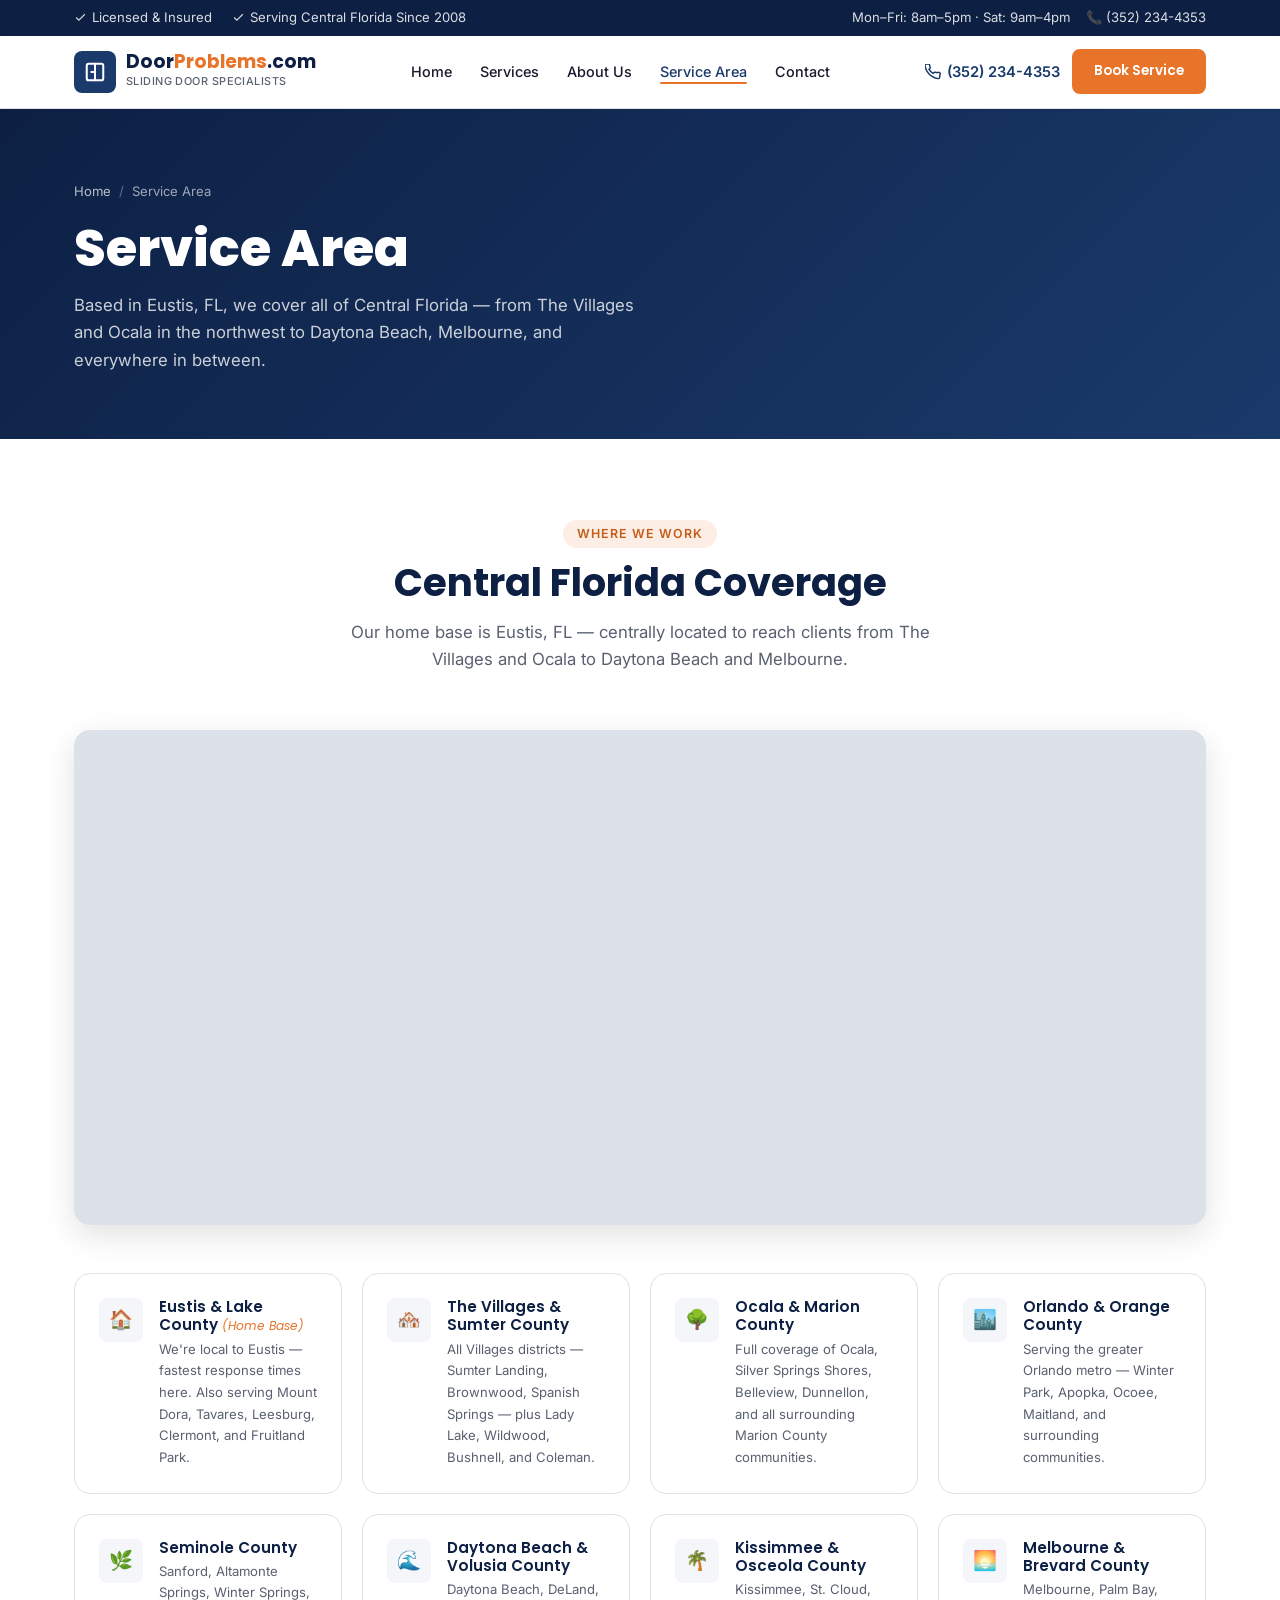
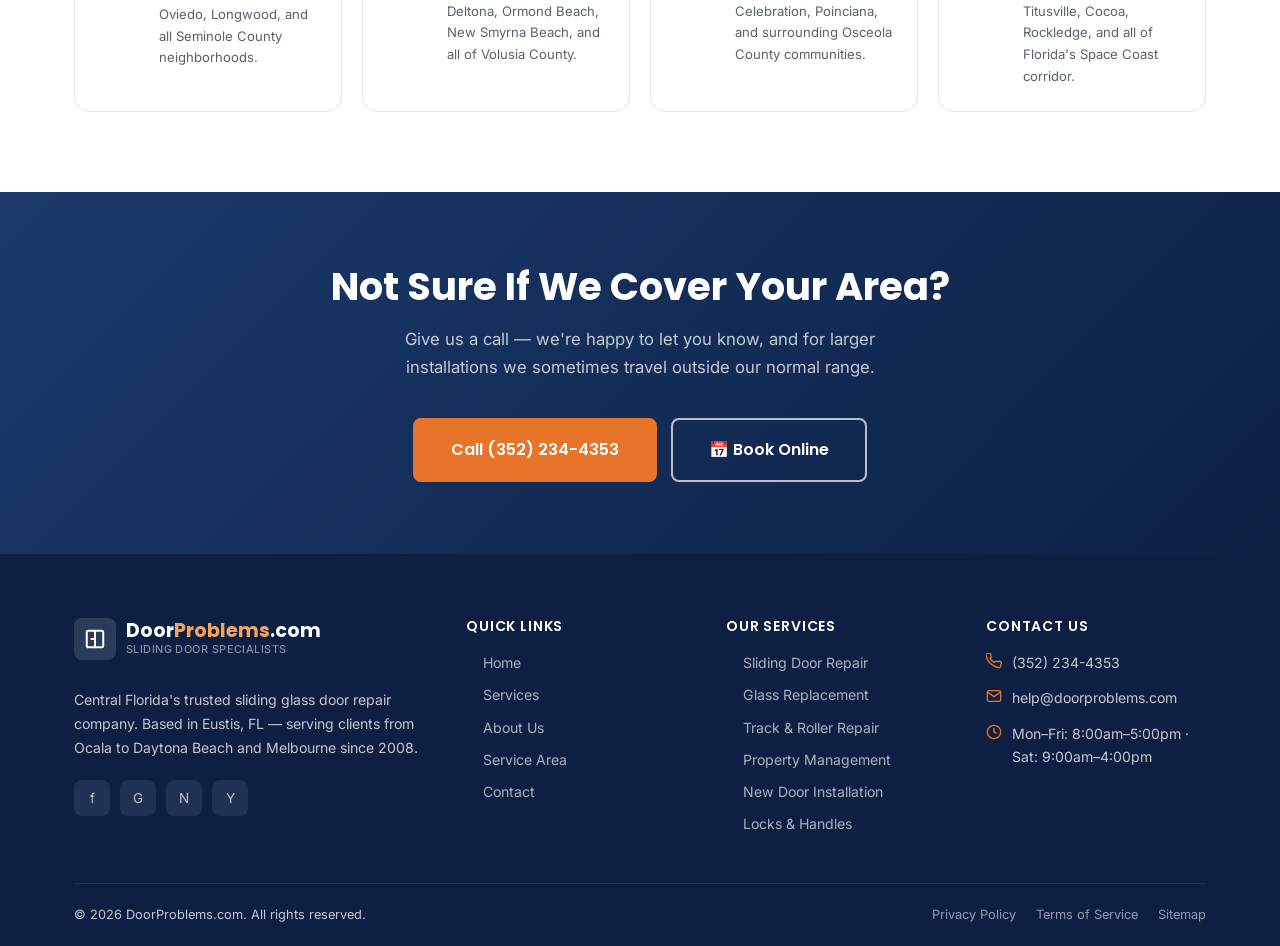
<file: service-area.html>
<!DOCTYPE html>
<html lang="en">
<head>
  <meta charset="UTF-8">
  <meta name="viewport" content="width=device-width, initial-scale=1.0">
  <meta name="description" content="DoorProblems.com is based in Eustis, FL and serves all of Central Florida — from Ocala and The Villages to Daytona Beach and Melbourne. Call (352) 234-4353.">
  <meta name="keywords" content="sliding door repair Central Florida, Eustis door repair, The Villages door repair, Ocala door repair, Daytona Beach door repair, Melbourne door repair, Orlando door repair">
  <meta property="og:title" content="Service Area | DoorProblems.com — Central Florida">
  <title>Service Area | DoorProblems.com — Central Florida Sliding Door Repair</title>
  <link rel="canonical" href="https://doorproblems.com/service-area.html">
  <link rel="preconnect" href="https://fonts.googleapis.com">
  <link rel="preconnect" href="https://fonts.gstatic.com" crossorigin>
  <link href="https://fonts.googleapis.com/css2?family=Inter:wght@400;500;600&family=Poppins:wght@600;700;800&display=swap" rel="stylesheet">
  <meta property="og:type" content="website">
  <meta property="og:url" content="https://doorproblems.com/service-area.html">
  <meta property="og:site_name" content="DoorProblems.com">
  <meta property="og:description" content="DoorProblems.com is based in Eustis, FL and serves all of Central Florida — from Ocala and The Villages to Daytona Beach and Melbourne. Call (352) 234-4353.">
  <meta property="og:image" content="https://doorproblems.com/images/josh-chris-resized-01.jpg">
  <meta name="twitter:card" content="summary_large_image">
  <meta name="twitter:title" content="Service Area | DoorProblems.com — Central Florida">
  <meta name="twitter:description" content="DoorProblems.com is based in Eustis, FL and serves all of Central Florida — from Ocala and The Villages to Daytona Beach and Melbourne. Call (352) 234-4353.">
  <meta name="twitter:image" content="https://doorproblems.com/images/josh-chris-resized-01.jpg">
  <meta name="theme-color" content="#0d2044">
  <link rel="stylesheet" href="css/styles.css">

  <!-- Structured data: LocalBusiness (service-area) + WebSite. Helps Google show
       the business in local results, the map pack, and rich snippets. -->
  <script type="application/ld+json">
  {
    "@context": "https://schema.org",
    "@graph": [
      {
        "@type": "LocalBusiness",
        "@id": "https://doorproblems.com/#business",
        "name": "DoorProblems.com",
        "alternateName": "Sliding Door Specialists",
        "url": "https://doorproblems.com/",
        "image": "https://doorproblems.com/images/josh-chris-resized-01.jpg",
        "description": "Family-run sliding glass door repair serving Central Florida since 2008 — roller and track repair, glass replacement, new door installation, locks and handles. Flat-rate pricing over the phone.",
        "telephone": "+13522344353",
        "email": "help@doorproblems.com",
        "foundingDate": "2008",
        "priceRange": "$$",
        "address": {
          "@type": "PostalAddress",
          "addressRegion": "FL",
          "addressCountry": "US"
        },
        "areaServed": [
          { "@type": "City", "name": "Eustis, FL" },
          { "@type": "City", "name": "The Villages, FL" },
          { "@type": "City", "name": "Ocala, FL" },
          { "@type": "City", "name": "Daytona Beach, FL" },
          { "@type": "City", "name": "Melbourne, FL" },
          { "@type": "City", "name": "Orlando, FL" },
          { "@type": "City", "name": "Kissimmee, FL" },
          { "@type": "City", "name": "Leesburg, FL" },
          { "@type": "AdministrativeArea", "name": "Central Florida" }
        ],
        "openingHoursSpecification": [
          {
            "@type": "OpeningHoursSpecification",
            "dayOfWeek": ["Monday", "Tuesday", "Wednesday", "Thursday", "Friday"],
            "opens": "08:00",
            "closes": "17:00"
          }
        ],
        "knowsAbout": [
          "Sliding glass door repair",
          "Door roller replacement",
          "Sliding door track repair",
          "Glass replacement",
          "Sliding door lock and handle repair",
          "New sliding door installation"
        ]
      },
      {
        "@type": "WebSite",
        "@id": "https://doorproblems.com/#website",
        "url": "https://doorproblems.com/",
        "name": "DoorProblems.com",
        "publisher": { "@id": "https://doorproblems.com/#business" }
      }
    ]
  }
  </script>
  <link rel="icon" href="data:image/svg+xml,<svg xmlns='http://www.w3.org/2000/svg' viewBox='0 0 100 100'><text y='.9em' font-size='90'>🚪</text></svg>">
</head>
<body>

  <!-- Top Bar -->
  <div class="top-bar">
    <div class="container">
      <div class="top-bar-left">
        <div class="top-bar-badge">
          <svg width="13" height="13" viewBox="0 0 24 24" fill="none" stroke="currentColor" stroke-width="2"><polyline points="20 6 9 17 4 12"/></svg>
          Licensed &amp; Insured
        </div>
        <div class="top-bar-badge">
          <svg width="13" height="13" viewBox="0 0 24 24" fill="none" stroke="currentColor" stroke-width="2"><polyline points="20 6 9 17 4 12"/></svg>
          Serving Central Florida Since 2008
        </div>
      </div>
      <div class="top-bar-right">
        <span>Mon&#x2013;Fri: 8am&#x2013;5pm &middot; Sat: 9am&#x2013;4pm</span>
        <a href="tel:3522344353">📞 (352) 234-4353</a>
      </div>
    </div>
  </div>

  <!-- Navigation -->
  <nav class="nav">
    <div class="container nav-inner">
      <a href="index.html" class="nav-logo">
        <div class="nav-logo-icon">
          <svg width="22" height="22" viewBox="0 0 24 24" fill="none" stroke="currentColor" stroke-width="2.2" stroke-linecap="round" stroke-linejoin="round"><rect x="3" y="3" width="18" height="18" rx="2"/><line x1="12" y1="3" x2="12" y2="21"/><line x1="8" y1="12" x2="10" y2="12"/></svg>
        </div>
        <div>
          <div class="nav-logo-text">Door<span>Problems</span>.com</div>
          <div class="nav-logo-sub">Sliding Door Specialists</div>
        </div>
      </a>
      <ul class="nav-links">
        <li><a href="index.html">Home</a></li>
        <li><a href="services.html">Services</a></li>
        <li><a href="about.html">About Us</a></li>
        <li><a href="service-area.html" class="active">Service Area</a></li>
        <li><a href="contact.html">Contact</a></li>
      </ul>
      <div class="nav-cta">
        <a href="tel:3522344353" class="nav-phone">
          <svg width="16" height="16" viewBox="0 0 24 24" fill="none" stroke="currentColor" stroke-width="2.2"><path d="M22 16.92v3a2 2 0 01-2.18 2 19.79 19.79 0 01-8.63-3.07A19.5 19.5 0 013.07 11a19.79 19.79 0 01-3.07-8.67A2 2 0 012 .18h3a2 2 0 012 1.72c.127.96.361 1.903.7 2.81a2 2 0 01-.45 2.11L6.09 8.07a16 16 0 006.11 6.11l1.27-1.27a2 2 0 012.11-.45c.907.339 1.85.573 2.81.7A2 2 0 0122 16.92z"/></svg>
          (352) 234-4353
        </a>
        <a href="contact.html#booking" class="btn btn-primary btn-sm">Book Service</a>
      </div>
      <button class="hamburger" aria-label="Open menu" aria-expanded="false">
        <span></span><span></span><span></span>
      </button>
    </div>
    <div class="mobile-menu">
      <a href="index.html">Home</a>
      <a href="services.html">Services</a>
      <a href="about.html">About Us</a>
      <a href="service-area.html">Service Area</a>
      <a href="contact.html">Contact</a>
      <a href="tel:3522344353" class="mobile-phone"> (352) 234-4353</a>
      <a href="contact.html#booking" class="mobile-book">📅 Book Service</a>
    </div>
  </nav>

  <!-- Page Hero -->
  <div class="page-hero">
    <div class="container">
      <nav class="breadcrumb" aria-label="Breadcrumb">
        <a href="index.html">Home</a>
        <span class="breadcrumb-sep">/</span>
        <span>Service Area</span>
      </nav>
      <h1>Service Area</h1>
      <p>Based in Eustis, FL, we cover all of Central Florida — from The Villages and Ocala in the northwest to Daytona Beach, Melbourne, and everywhere in between.</p>
    </div>
  </div>

  <!-- Map Section -->
  <section class="section">
    <div class="container">
      <div class="section-header">
        <span class="section-label">Where We Work</span>
        <h2>Central Florida Coverage</h2>
        <p>Our home base is Eustis, FL — centrally located to reach clients from The Villages and Ocala to Daytona Beach and Melbourne.</p>
      </div>

      <!-- Google Maps Embed -->
      <div class="map-wrap">
        <iframe
          src="https://www.google.com/maps/embed?pb=!1m14!1m12!1m3!1d650000!2d-81.3!3d28.75!2m3!1f0!2f0!3f0!3m2!1i1024!2i768!4f13.1!5e0!3m2!1sen!2sus!4v1699999999999!5m2!1sen!2sus"
          width="100%"
          height="100%"
          style="border:0;"
          allowfullscreen=""
          loading="lazy"
          referrerpolicy="no-referrer-when-downgrade"
          title="DoorProblems.com service area map — Central Florida">
        </iframe>
      </div>

      <!-- Primary Service Areas -->
      <div class="areas-grid">
        <div class="area-card">
          <div class="area-card-icon">🏠</div>
          <div>
            <h3>Eustis &amp; Lake County <em style="font-size:.8em;font-weight:400;color:var(--accent);">(Home Base)</em></h3>
            <p>We're local to Eustis — fastest response times here. Also serving Mount Dora, Tavares, Leesburg, Clermont, and Fruitland Park.</p>
          </div>
        </div>
        <div class="area-card">
          <div class="area-card-icon">🏘️</div>
          <div>
            <h3>The Villages &amp; Sumter County</h3>
            <p>All Villages districts — Sumter Landing, Brownwood, Spanish Springs — plus Lady Lake, Wildwood, Bushnell, and Coleman.</p>
          </div>
        </div>
        <div class="area-card">
          <div class="area-card-icon">🌳</div>
          <div>
            <h3>Ocala &amp; Marion County</h3>
            <p>Full coverage of Ocala, Silver Springs Shores, Belleview, Dunnellon, and all surrounding Marion County communities.</p>
          </div>
        </div>
        <div class="area-card">
          <div class="area-card-icon">🏙️</div>
          <div>
            <h3>Orlando &amp; Orange County</h3>
            <p>Serving the greater Orlando metro — Winter Park, Apopka, Ocoee, Maitland, and surrounding communities.</p>
          </div>
        </div>
        <div class="area-card">
          <div class="area-card-icon">🌿</div>
          <div>
            <h3>Seminole County</h3>
            <p>Sanford, Altamonte Springs, Winter Springs, Oviedo, Longwood, and all Seminole County neighborhoods.</p>
          </div>
        </div>
        <div class="area-card">
          <div class="area-card-icon">🌊</div>
          <div>
            <h3>Daytona Beach &amp; Volusia County</h3>
            <p>Daytona Beach, DeLand, Deltona, Ormond Beach, New Smyrna Beach, and all of Volusia County.</p>
          </div>
        </div>
        <div class="area-card">
          <div class="area-card-icon">🌴</div>
          <div>
            <h3>Kissimmee &amp; Osceola County</h3>
            <p>Kissimmee, St. Cloud, Celebration, Poinciana, and surrounding Osceola County communities.</p>
          </div>
        </div>
        <div class="area-card">
          <div class="area-card-icon">🌅</div>
          <div>
            <h3>Melbourne &amp; Brevard County</h3>
            <p>Melbourne, Palm Bay, Titusville, Cocoa, Rockledge, and all of Florida's Space Coast corridor.</p>
          </div>
        </div>
      </div>
    </div>
  </section>

  <!-- Not in area CTA -->
  <section class="cta-band">
    <div class="container">
      <h2>Not Sure If We Cover Your Area?</h2>
      <p>Give us a call — we're happy to let you know, and for larger installations we sometimes travel outside our normal range.</p>
      <div class="cta-band-actions">
        <a href="tel:3522344353" class="btn btn-primary btn-lg"> Call (352) 234-4353</a>
        <a href="contact.html#booking" class="btn btn-outline btn-lg">📅 Book Online</a>
      </div>
    </div>
  </section>

  <!-- Footer -->
  <footer class="footer">
    <div class="container">
      <div class="footer-grid">
        <div class="footer-brand">
          <a href="index.html" class="nav-logo" style="margin-bottom:14px;display:inline-flex;">
            <div class="nav-logo-icon" style="background:rgba(255,255,255,.12);">
              <svg width="22" height="22" viewBox="0 0 24 24" fill="none" stroke="currentColor" stroke-width="2.2" stroke-linecap="round" stroke-linejoin="round"><rect x="3" y="3" width="18" height="18" rx="2"/><line x1="12" y1="3" x2="12" y2="21"/><line x1="8" y1="12" x2="10" y2="12"/></svg>
            </div>
            <div>
              <div class="nav-logo-text">Door<span>Problems</span>.com</div>
              <div class="nav-logo-sub" style="color:rgba(255,255,255,.5);">Sliding Door Specialists</div>
            </div>
          </a>
          <p>Central Florida's trusted sliding glass door repair company. Based in Eustis, FL — serving clients from Ocala to Daytona Beach and Melbourne since 2008.</p>
          <div class="footer-social">
            <a href="#" aria-label="Facebook">f</a>
            <a href="#" aria-label="Google">G</a>
            <a href="#" aria-label="Nextdoor">N</a>
            <a href="#" aria-label="Yelp">Y</a>
          </div>
        </div>
        <div class="footer-col">
          <h4>Quick Links</h4>
          <ul>
            <li><a href="index.html">Home</a></li>
            <li><a href="services.html">Services</a></li>
            <li><a href="about.html">About Us</a></li>
            <li><a href="service-area.html">Service Area</a></li>
            <li><a href="contact.html">Contact</a></li>
          </ul>
        </div>
        <div class="footer-col">
          <h4>Our Services</h4>
          <ul>
            <li><a href="services.html#sliding-repair">Sliding Door Repair</a></li>
            <li><a href="services.html#glass">Glass Replacement</a></li>
            <li><a href="services.html#track-roller">Track &amp; Roller Repair</a></li>
            <li><a href="services.html#property">Property Management</a></li>
            <li><a href="services.html#installation">New Door Installation</a></li>
            <li><a href="services.html#locks">Locks &amp; Handles</a></li>
          </ul>
        </div>
        <div class="footer-col">
          <h4>Contact Us</h4>
          <div class="footer-contact-item">
            <svg width="16" height="16" viewBox="0 0 24 24" fill="none" stroke="currentColor" stroke-width="2"><path d="M22 16.92v3a2 2 0 01-2.18 2 19.79 19.79 0 01-8.63-3.07A19.5 19.5 0 013.07 11a19.79 19.79 0 01-3.07-8.67A2 2 0 012 .18h3a2 2 0 012 1.72c.127.96.361 1.903.7 2.81a2 2 0 01-.45 2.11L6.09 8.07a16 16 0 006.11 6.11l1.27-1.27a2 2 0 012.11-.45c.907.339 1.85.573 2.81.7A2 2 0 0122 16.92z"/></svg>
            <div><a href="tel:3522344353">(352) 234-4353</a></div>
          </div>
          <div class="footer-contact-item">
            <svg width="16" height="16" viewBox="0 0 24 24" fill="none" stroke="currentColor" stroke-width="2"><path d="M4 4h16c1.1 0 2 .9 2 2v12c0 1.1-.9 2-2 2H4c-1.1 0-2-.9-2-2V6c0-1.1.9-2 2-2z"/><polyline points="22,6 12,13 2,6"/></svg>
            <div><a href="mailto:help@doorproblems.com">help@doorproblems.com</a></div>
          </div>
          <div class="footer-contact-item">
            <svg width="16" height="16" viewBox="0 0 24 24" fill="none" stroke="currentColor" stroke-width="2"><circle cx="12" cy="12" r="10"/><polyline points="12 6 12 12 16 14"/></svg>
            <div><span>Mon&#x2013;Fri: 8:00am&#x2013;5:00pm &middot; Sat: 9:00am&#x2013;4:00pm</span></div>
          </div>
        </div>
      </div>
      <div class="footer-bottom">
        <span>&copy; 2026 DoorProblems.com. All rights reserved.</span>
        <div class="footer-bottom-links">
          <a href="#">Privacy Policy</a>
          <a href="#">Terms of Service</a>
          <a href="index.html">Sitemap</a>
        </div>
      </div>
    </div>
  </footer>

  <div class="sticky-call-bar">
    <a href="tel:3522344353" class="sticky-call"> Call Now</a>
    <a href="contact.html#booking" class="sticky-book">📅 Book Online</a>
  </div>

  <script src="js/main.js"></script>
</body>
</html>
</file>
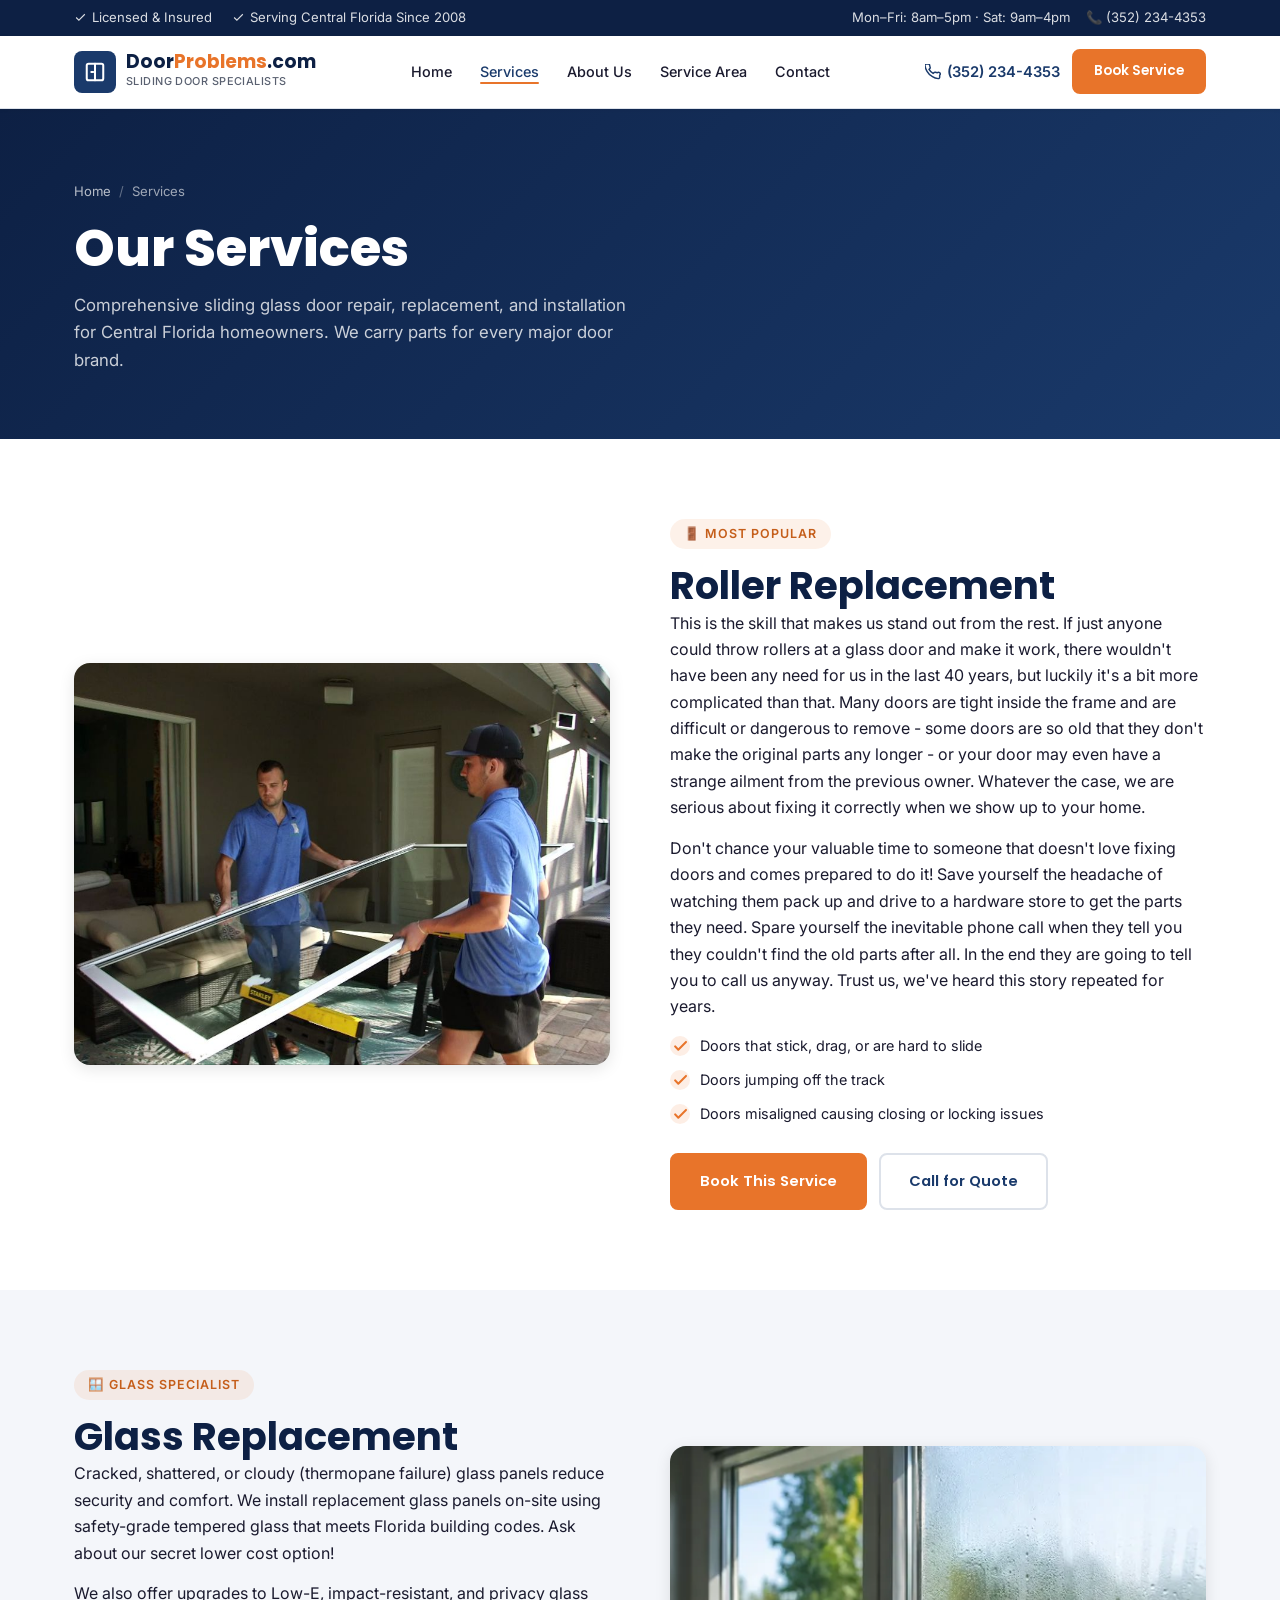
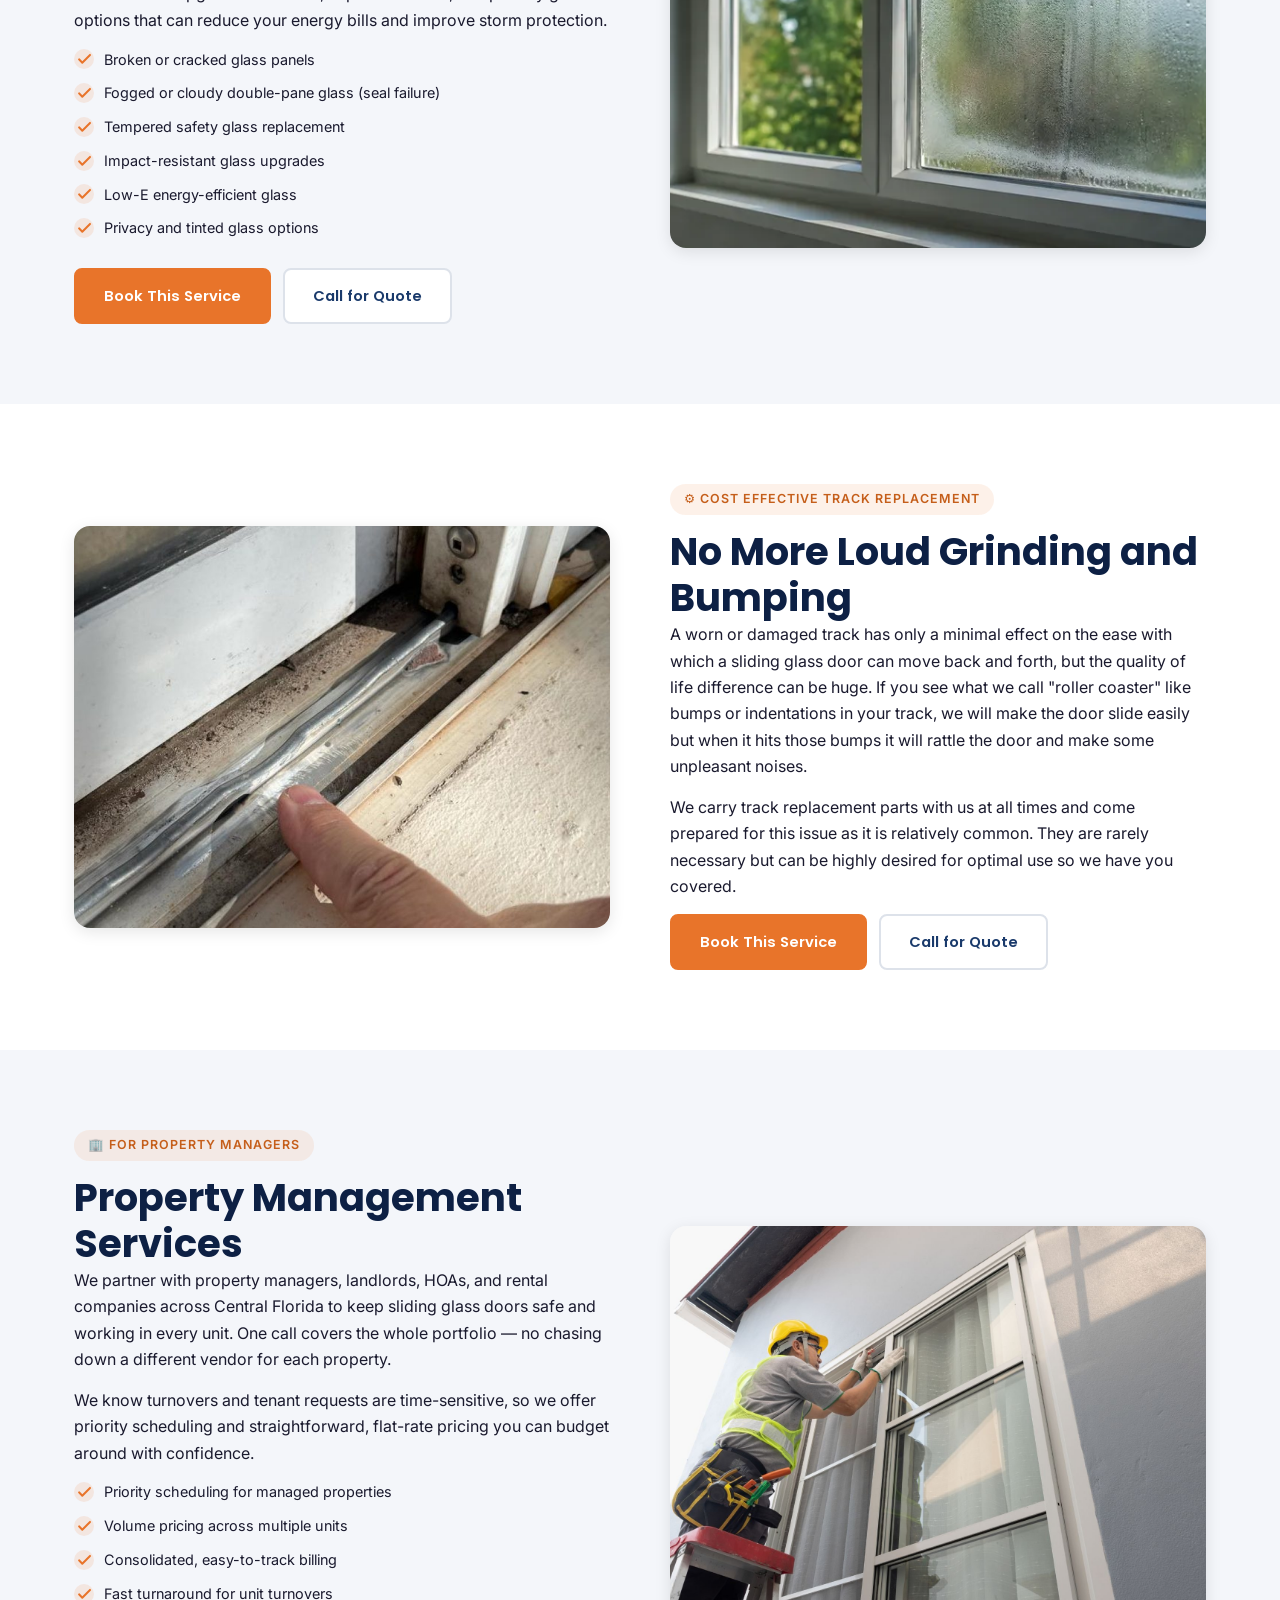
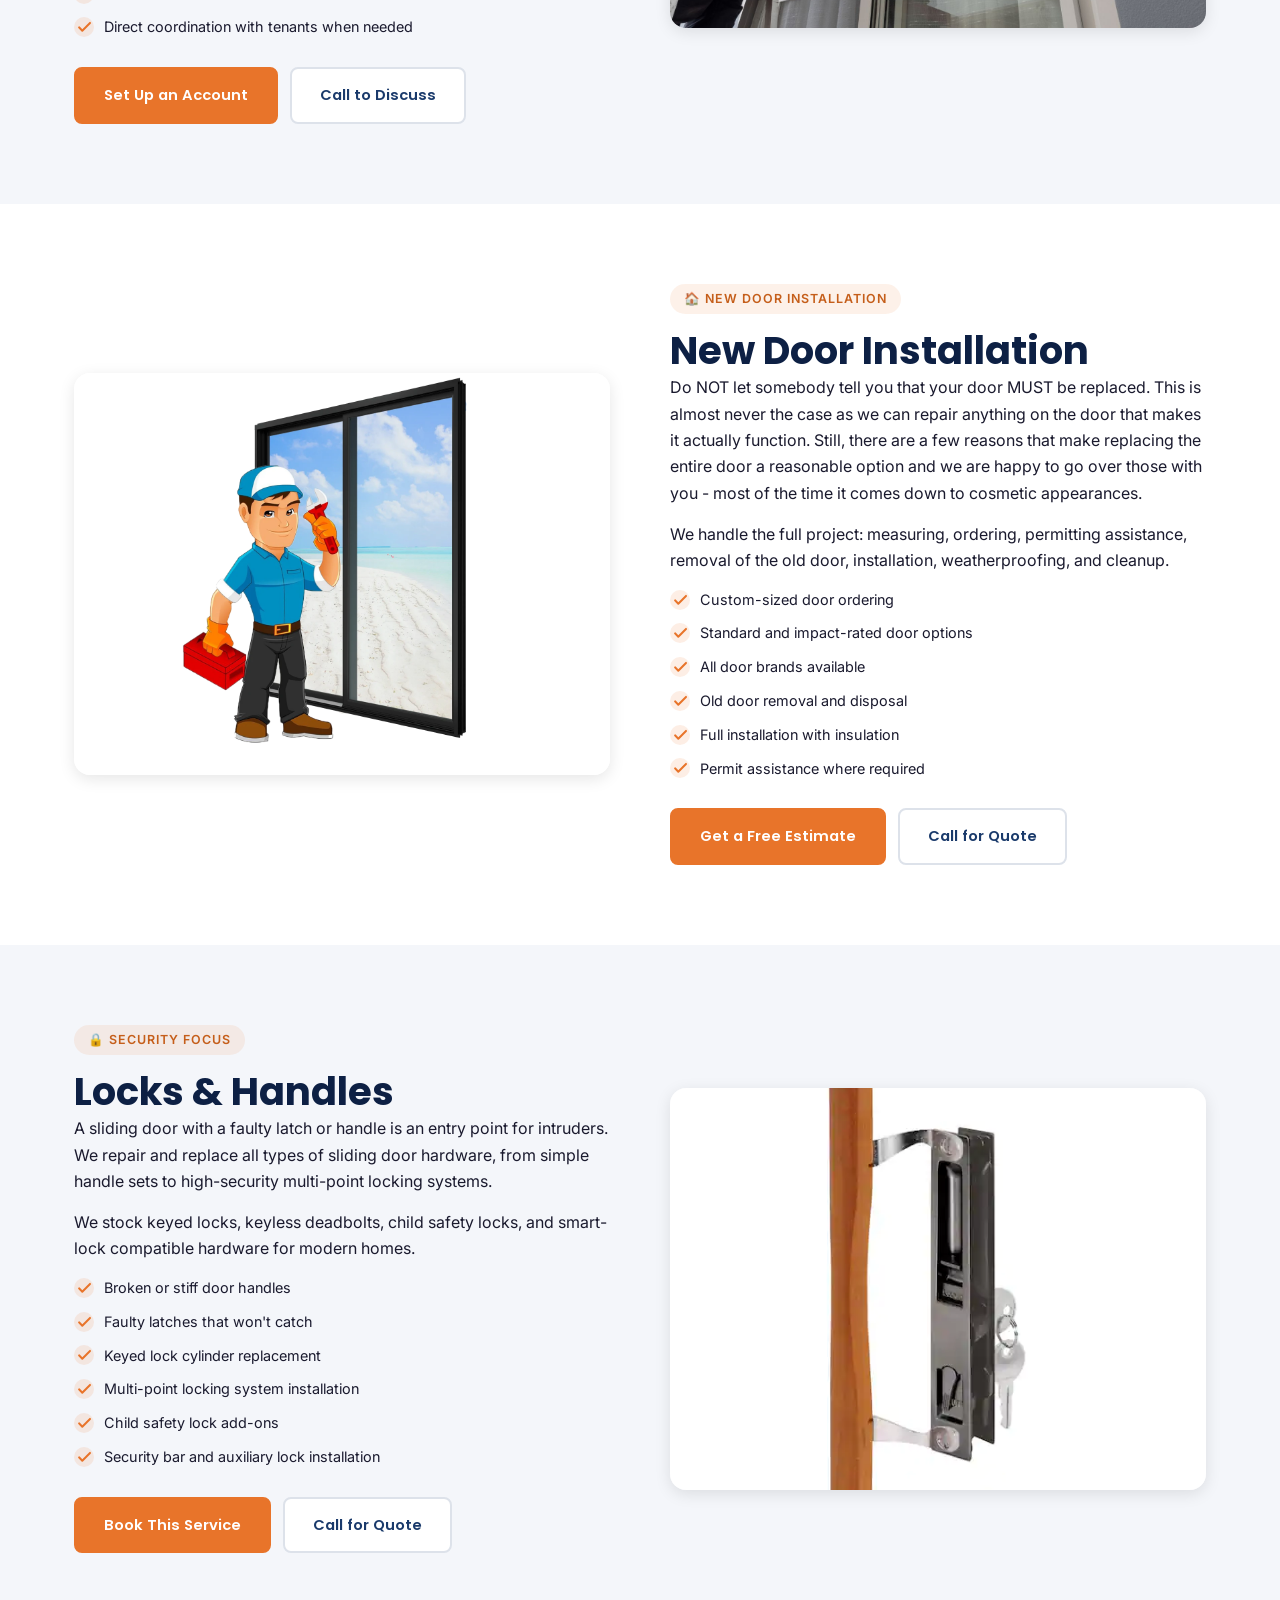
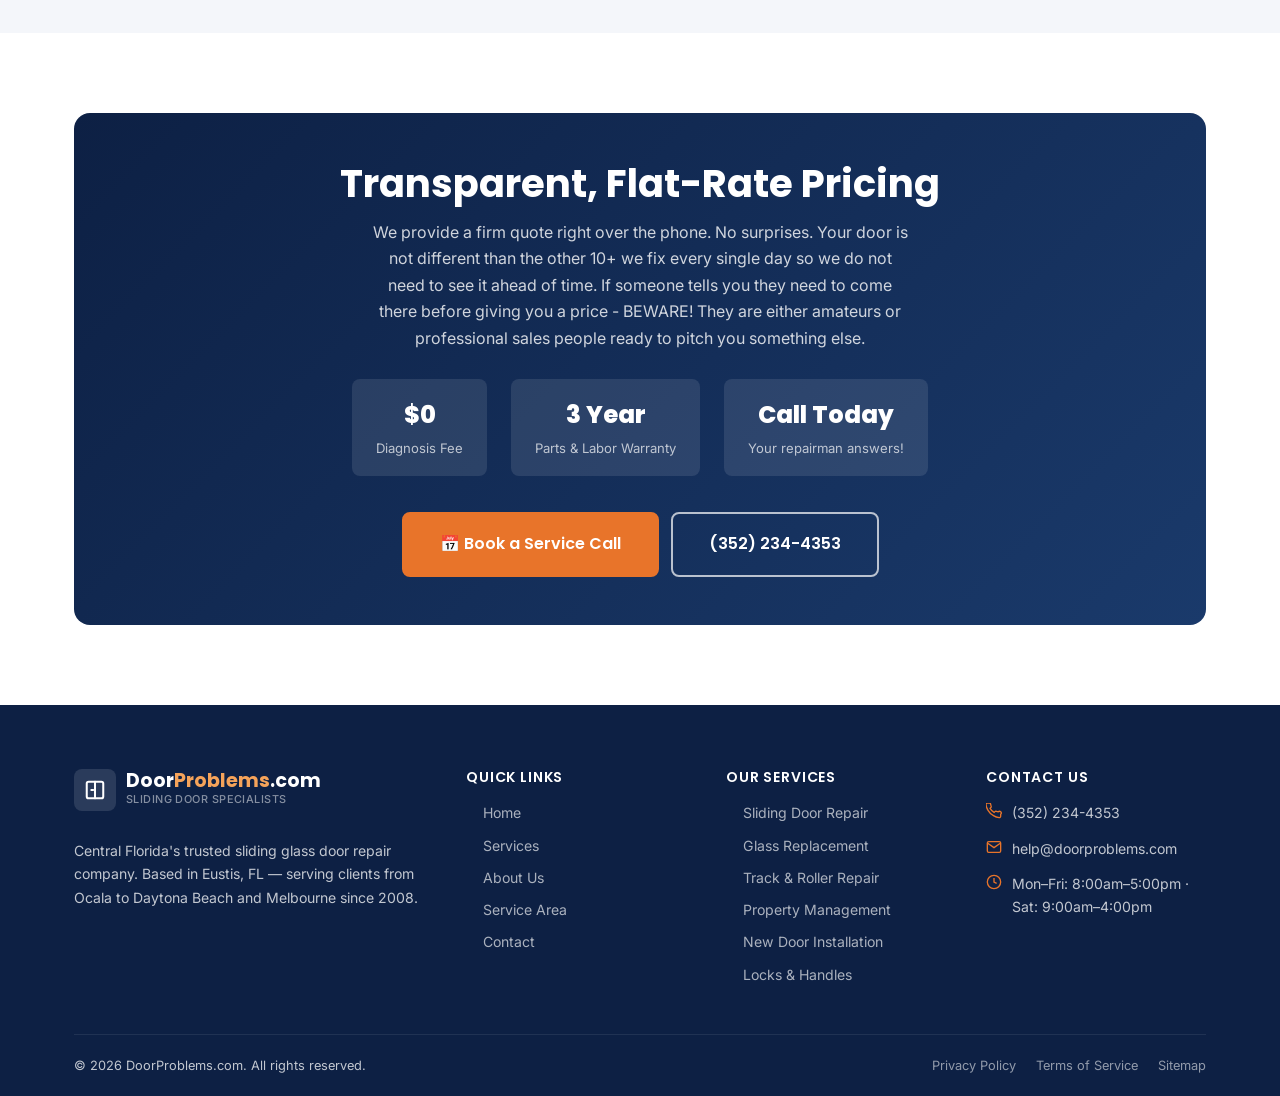
<file: services.html>
<!DOCTYPE html>
<html lang="en">
<head>
  <meta charset="UTF-8">
  <meta name="viewport" content="width=device-width, initial-scale=1.0">
  <meta name="description" content="Sliding door repair services in The Villages, Ocala, DeLand & Deltona, FL. Glass replacement, track & roller repair, screen door repair, new door installation, locks & handles. Call (352) 234-4353.">
  <meta name="keywords" content="sliding door repair services, glass replacement Florida, track roller repair, screen door repair, door installation The Villages">
  <meta property="og:title" content="Services | DoorProblems.com — Sliding Door Repair Florida">
  <meta property="og:description" content="Full-service sliding glass door repair: glass replacement, track & roller repair, property management, new installation, locks & handles.">
  <title>Services | DoorProblems.com — Sliding Glass Door Repair Central Florida</title>
  <link rel="canonical" href="https://doorproblems.com/services.html">
  <link rel="preconnect" href="https://fonts.googleapis.com">
  <link rel="preconnect" href="https://fonts.gstatic.com" crossorigin>
  <link href="https://fonts.googleapis.com/css2?family=Inter:wght@400;500;600&family=Poppins:wght@600;700;800&display=swap" rel="stylesheet">
  <meta property="og:type" content="website">
  <meta property="og:url" content="https://doorproblems.com/services.html">
  <meta property="og:site_name" content="DoorProblems.com">
  <meta property="og:image" content="https://doorproblems.com/images/josh-chris-resized-01.jpg">
  <meta name="twitter:card" content="summary_large_image">
  <meta name="twitter:title" content="Services | DoorProblems.com — Sliding Door Repair Florida">
  <meta name="twitter:description" content="Full-service sliding glass door repair: glass replacement, track & roller repair, property management, new installation, locks & handles.">
  <meta name="twitter:image" content="https://doorproblems.com/images/josh-chris-resized-01.jpg">
  <meta name="theme-color" content="#0d2044">
  <link rel="stylesheet" href="css/styles.css">

  <!-- Structured data: LocalBusiness (service-area) + WebSite. Helps Google show
       the business in local results, the map pack, and rich snippets. -->
  <script type="application/ld+json">
  {
    "@context": "https://schema.org",
    "@graph": [
      {
        "@type": "LocalBusiness",
        "@id": "https://doorproblems.com/#business",
        "name": "DoorProblems.com",
        "alternateName": "Sliding Door Specialists",
        "url": "https://doorproblems.com/",
        "image": "https://doorproblems.com/images/josh-chris-resized-01.jpg",
        "description": "Family-run sliding glass door repair serving Central Florida since 2008 — roller and track repair, glass replacement, new door installation, locks and handles. Flat-rate pricing over the phone.",
        "telephone": "+13522344353",
        "email": "help@doorproblems.com",
        "foundingDate": "2008",
        "priceRange": "$$",
        "address": {
          "@type": "PostalAddress",
          "addressRegion": "FL",
          "addressCountry": "US"
        },
        "areaServed": [
          { "@type": "City", "name": "Eustis, FL" },
          { "@type": "City", "name": "The Villages, FL" },
          { "@type": "City", "name": "Ocala, FL" },
          { "@type": "City", "name": "Daytona Beach, FL" },
          { "@type": "City", "name": "Melbourne, FL" },
          { "@type": "City", "name": "Orlando, FL" },
          { "@type": "City", "name": "Kissimmee, FL" },
          { "@type": "City", "name": "Leesburg, FL" },
          { "@type": "AdministrativeArea", "name": "Central Florida" }
        ],
        "openingHoursSpecification": [
          {
            "@type": "OpeningHoursSpecification",
            "dayOfWeek": ["Monday", "Tuesday", "Wednesday", "Thursday", "Friday"],
            "opens": "08:00",
            "closes": "17:00"
          }
        ],
        "knowsAbout": [
          "Sliding glass door repair",
          "Door roller replacement",
          "Sliding door track repair",
          "Glass replacement",
          "Sliding door lock and handle repair",
          "New sliding door installation"
        ]
      },
      {
        "@type": "WebSite",
        "@id": "https://doorproblems.com/#website",
        "url": "https://doorproblems.com/",
        "name": "DoorProblems.com",
        "publisher": { "@id": "https://doorproblems.com/#business" }
      }
    ]
  }
  </script>
  <link rel="icon" href="data:image/svg+xml,<svg xmlns='http://www.w3.org/2000/svg' viewBox='0 0 100 100'><text y='.9em' font-size='90'>🚪</text></svg>">
</head>
<body>

  <!-- Top Bar -->
  <div class="top-bar">
    <div class="container">
      <div class="top-bar-left">
        <div class="top-bar-badge">
          <svg width="13" height="13" viewBox="0 0 24 24" fill="none" stroke="currentColor" stroke-width="2"><polyline points="20 6 9 17 4 12"/></svg>
          Licensed &amp; Insured
        </div>
        <div class="top-bar-badge">
          <svg width="13" height="13" viewBox="0 0 24 24" fill="none" stroke="currentColor" stroke-width="2"><polyline points="20 6 9 17 4 12"/></svg>
          Serving Central Florida Since 2008
        </div>
      </div>
      <div class="top-bar-right">
        <span>Mon&#x2013;Fri: 8am&#x2013;5pm &middot; Sat: 9am&#x2013;4pm</span>
        <a href="tel:3522344353">📞 (352) 234-4353</a>
      </div>
    </div>
  </div>

  <!-- Navigation -->
  <nav class="nav">
    <div class="container nav-inner">
      <a href="index.html" class="nav-logo">
        <div class="nav-logo-icon">
          <svg width="22" height="22" viewBox="0 0 24 24" fill="none" stroke="currentColor" stroke-width="2.2" stroke-linecap="round" stroke-linejoin="round"><rect x="3" y="3" width="18" height="18" rx="2"/><line x1="12" y1="3" x2="12" y2="21"/><line x1="8" y1="12" x2="10" y2="12"/></svg>
        </div>
        <div>
          <div class="nav-logo-text">Door<span>Problems</span>.com</div>
          <div class="nav-logo-sub">Sliding Door Specialists</div>
        </div>
      </a>
      <ul class="nav-links">
        <li><a href="index.html">Home</a></li>
        <li><a href="services.html" class="active">Services</a></li>
        <li><a href="about.html">About Us</a></li>
        <li><a href="service-area.html">Service Area</a></li>
        <li><a href="contact.html">Contact</a></li>
      </ul>
      <div class="nav-cta">
        <a href="tel:3522344353" class="nav-phone">
          <svg width="16" height="16" viewBox="0 0 24 24" fill="none" stroke="currentColor" stroke-width="2.2"><path d="M22 16.92v3a2 2 0 01-2.18 2 19.79 19.79 0 01-8.63-3.07A19.5 19.5 0 013.07 11a19.79 19.79 0 01-3.07-8.67A2 2 0 012 .18h3a2 2 0 012 1.72c.127.96.361 1.903.7 2.81a2 2 0 01-.45 2.11L6.09 8.07a16 16 0 006.11 6.11l1.27-1.27a2 2 0 012.11-.45c.907.339 1.85.573 2.81.7A2 2 0 0122 16.92z"/></svg>
          (352) 234-4353
        </a>
        <a href="contact.html#booking" class="btn btn-primary btn-sm">Book Service</a>
      </div>
      <button class="hamburger" aria-label="Open menu" aria-expanded="false">
        <span></span><span></span><span></span>
      </button>
    </div>
    <div class="mobile-menu">
      <a href="index.html">Home</a>
      <a href="services.html">Services</a>
      <a href="about.html">About Us</a>
      <a href="service-area.html">Service Area</a>
      <a href="contact.html">Contact</a>
      <a href="tel:3522344353" class="mobile-phone">📞 (352) 234-4353</a>
      <a href="contact.html#booking" class="mobile-book">📅 Book Service</a>
    </div>
  </nav>

  <!-- Page Hero -->
  <div class="page-hero">
    <div class="container">
      <nav class="breadcrumb" aria-label="Breadcrumb">
        <a href="index.html">Home</a>
        <span class="breadcrumb-sep">/</span>
        <span>Services</span>
      </nav>
      <h1>Our Services</h1>
      <p>Comprehensive sliding glass door repair, replacement, and installation for Central Florida homeowners. We carry parts for every major door brand.</p>
    </div>
  </div>

  <!-- Service: Sliding Door Repair -->
  <section class="section" id="sliding-repair">
    <div class="container">
      <div class="service-detail-inner">
        <div class="service-detail-img">
          <img src="images/josh-chris-resized-01.jpg" alt="repairing sliding glass door">
        </div>
        <div>
          <div class="service-detail-tag">🚪 Most Popular</div>
          <h2>Roller Replacement</h2>
          <p>This is the skill that makes us stand out from the rest. If just anyone could throw rollers at a glass door and make it work, there wouldn't have been any need for us in the last 40 years, but luckily it's a bit more complicated than that. Many doors are tight inside the frame and are difficult or dangerous to remove - some doors are so old that they don't make the original parts any longer - or your door may even have a strange ailment from the previous owner. Whatever the case, we are serious about fixing it correctly when we show up to your home.</p>
          <p>Don't chance your valuable time to someone that doesn't love fixing doors and comes prepared to do it! Save yourself the headache of watching them pack up and drive to a hardware store to get the parts they need. Spare yourself the inevitable phone call when they tell you they couldn't find the old parts after all. In the end they are going to tell you to call us anyway. Trust us, we've heard this story repeated for years.</p>
          <ul class="service-checklist">
            <li>Doors that stick, drag, or are hard to slide</li>
            <li>Doors jumping off the track</li>
            <li>Doors misaligned causing closing or locking issues</li>
          </ul>
          <div style="display:flex;gap:12px;flex-wrap:wrap;">
            <a href="contact.html#booking" class="btn btn-primary">Book This Service</a>
            <a href="tel:3522344353" class="btn btn-secondary"> Call for Quote</a>
          </div>
        </div>
      </div>
    </div>
  </section>

  <!-- Service: Glass Replacement -->
  <section class="section section-alt" id="glass">
    <div class="container">
      <div class="service-detail-inner reverse">
        <div class="service-detail-img">
          <img src="images/fogged-glass-02.webp" alt="Fogged, cloudy sliding glass door panel from a failed seal">
        </div>
        <div>
          <div class="service-detail-tag">🪟 Glass Specialist</div>
          <h2>Glass Replacement</h2>
          <p>Cracked, shattered, or cloudy (thermopane failure) glass panels reduce security and comfort. We install replacement glass panels on-site using safety-grade tempered glass that meets Florida building codes. Ask about our secret lower cost option!</p>
          <p>We also offer upgrades to Low-E, impact-resistant, and privacy glass options that can reduce your energy bills and improve storm protection.</p>
          <ul class="service-checklist">
            <li>Broken or cracked glass panels</li>
            <li>Fogged or cloudy double-pane glass (seal failure)</li>
            <li>Tempered safety glass replacement</li>
            <li>Impact-resistant glass upgrades</li>
            <li>Low-E energy-efficient glass</li>
            <li>Privacy and tinted glass options</li>
          </ul>
          <div style="display:flex;gap:12px;flex-wrap:wrap;">
            <a href="contact.html#booking" class="btn btn-primary">Book This Service</a>
            <a href="tel:3522344353" class="btn btn-secondary"> Call for Quote</a>
          </div>
        </div>
      </div>
    </div>
  </section>

  <!-- Service: Track & Roller -->
  <section class="section" id="track-roller">
    <div class="container">
      <div class="service-detail-inner">
        <div class="service-detail-img">
          <img src="images/wavy-track-01.jpeg" alt="Worn, wavy sliding glass door track in need of repair">
        </div>
        <div>
          <div class="service-detail-tag">⚙️ Cost Effective Track Replacement</div>
          <h2>No More Loud Grinding and Bumping</h2>
          <p>A worn or damaged track has only a minimal effect on the ease with which a sliding glass door can move back and forth, but the quality of life difference can be huge. If you see what we call "roller coaster" like bumps or indentations in your track, we will make the door slide easily but when it hits those bumps it will rattle the door and make some unpleasant noises.</p>
          <p>We carry track replacement parts with us at all times and come prepared for this issue as it is relatively common. They are rarely necessary but can be highly desired for optimal use so we have you covered.</p>
          <div style="display:flex;gap:12px;flex-wrap:wrap;">
            <a href="contact.html#booking" class="btn btn-primary">Book This Service</a>
            <a href="tel:3522344353" class="btn btn-secondary"> Call for Quote</a>
          </div>
        </div>
      </div>
    </div>
  </section>

  <!-- Service: Property Management -->
  <section class="section section-alt" id="property">
    <div class="container">
      <div class="service-detail-inner reverse">
        <div class="service-detail-img">
          <img src="images/propertymanagement-02.jpg" alt="Sliding glass doors at a managed apartment property">
        </div>
        <div>
          <div class="service-detail-tag">🏢 For Property Managers</div>
          <h2>Property Management Services</h2>
          <p>We partner with property managers, landlords, HOAs, and rental companies across Central Florida to keep sliding glass doors safe and working in every unit. One call covers the whole portfolio — no chasing down a different vendor for each property.</p>
          <p>We know turnovers and tenant requests are time-sensitive, so we offer priority scheduling and straightforward, flat-rate pricing you can budget around with confidence.</p>
          <ul class="service-checklist">
            <li>Priority scheduling for managed properties</li>
            <li>Volume pricing across multiple units</li>
            <li>Consolidated, easy-to-track billing</li>
            <li>Fast turnaround for unit turnovers</li>
            <li>Direct coordination with tenants when needed</li>
          </ul>
          <div style="display:flex;gap:12px;flex-wrap:wrap;">
            <a href="contact.html#booking" class="btn btn-primary">Set Up an Account</a>
            <a href="tel:3522344353" class="btn btn-secondary"> Call to Discuss</a>
          </div>
        </div>
      </div>
    </div>
  </section>

  <!-- Service: New Door Installation -->
  <section class="section" id="installation">
    <div class="container">
      <div class="service-detail-inner">
        <div class="service-detail-img">
          <img src="images/technician-02.webp" alt="DoorProblems technician ready to install a new sliding glass door" style="object-fit:contain;background:#fff;">
        </div>
        <div>
          <div class="service-detail-tag">🏠 New Door Installation</div>
          <h2>New Door Installation</h2>
          <p>Do NOT let somebody tell you that your door MUST be replaced. This is almost never the case as we can repair anything on the door that makes it actually function. Still, there are a few reasons that make replacing the entire door a reasonable option and we are happy to go over those with you - most of the time it comes down to cosmetic appearances.</p>
          <p>We handle the full project: measuring, ordering, permitting assistance, removal of the old door, installation, weatherproofing, and cleanup.</p>
          <ul class="service-checklist">
            <li>Custom-sized door ordering</li>
            <li>Standard and impact-rated door options</li>
            <li>All door brands available</li>
            <li>Old door removal and disposal</li>
            <li>Full installation with insulation</li>
            <li>Permit assistance where required</li>
          </ul>
          <div style="display:flex;gap:12px;flex-wrap:wrap;">
            <a href="contact.html#booking" class="btn btn-primary">Get a Free Estimate</a>
            <a href="tel:3522344353" class="btn btn-secondary"> Call for Quote</a>
          </div>
        </div>
      </div>
    </div>
  </section>

  <!-- Service: Locks & Handles -->
  <section class="section section-alt" id="locks">
    <div class="container">
      <div class="service-detail-inner reverse">
        <div class="service-detail-img">
          <img src="images/lock-handle-03.webp" alt="Sliding glass door lock and handle hardware">
        </div>
        <div>
          <div class="service-detail-tag">🔒 Security Focus</div>
          <h2>Locks &amp; Handles</h2>
          <p>A sliding door with a faulty latch or handle is an entry point for intruders. We repair and replace all types of sliding door hardware, from simple handle sets to high-security multi-point locking systems.</p>
          <p>We stock keyed locks, keyless deadbolts, child safety locks, and smart-lock compatible hardware for modern homes.</p>
          <ul class="service-checklist">
            <li>Broken or stiff door handles</li>
            <li>Faulty latches that won't catch</li>
            <li>Keyed lock cylinder replacement</li>
            <li>Multi-point locking system installation</li>
            <li>Child safety lock add-ons</li>
            <li>Security bar and auxiliary lock installation</li>
          </ul>
          <div style="display:flex;gap:12px;flex-wrap:wrap;">
            <a href="contact.html#booking" class="btn btn-primary">Book This Service</a>
            <a href="tel:3522344353" class="btn btn-secondary"> Call for Quote</a>
          </div>
        </div>
      </div>
    </div>
  </section>

  <!-- Pricing Note -->
  <section class="section">
    <div class="container">
      <div style="background:linear-gradient(135deg,var(--primary-dark),var(--primary));border-radius:var(--radius-lg);padding:48px;text-align:center;color:white;">
        <h2 style="color:white;margin-bottom:12px;">Transparent, Flat-Rate Pricing</h2>
        <p style="color:rgba(255,255,255,.8);max-width:540px;margin:0 auto 28px;">We provide a firm quote right over the phone. No surprises. Your door is not different than the other 10+ we fix every single day so we do not need to see it ahead of time. If someone tells you they need to come there before giving you a price - BEWARE! They are either amateurs or professional sales people ready to pitch you something else.</p>
        <div style="display:flex;justify-content:center;gap:24px;flex-wrap:wrap;margin-bottom:36px;">
          <div style="background:rgba(255,255,255,.1);border-radius:var(--radius);padding:16px 24px;text-align:center;">
            <div style="font-size:1.5rem;font-weight:800;font-family:var(--heading);">$0</div>
            <div style="font-size:.82rem;color:rgba(255,255,255,.7);margin-top:4px;">Diagnosis Fee</div>
          </div>
          <div style="background:rgba(255,255,255,.1);border-radius:var(--radius);padding:16px 24px;text-align:center;">
            <div style="font-size:1.5rem;font-weight:800;font-family:var(--heading);">3 Year</div>
            <div style="font-size:.82rem;color:rgba(255,255,255,.7);margin-top:4px;">Parts &amp; Labor Warranty</div>
          </div>
          <div style="background:rgba(255,255,255,.1);border-radius:var(--radius);padding:16px 24px;text-align:center;">
            <div style="font-size:1.5rem;font-weight:800;font-family:var(--heading);">Call Today</div>
            <div style="font-size:.82rem;color:rgba(255,255,255,.7);margin-top:4px;">Your repairman answers!</div>
          </div>
        </div>
        <div style="display:flex;justify-content:center;gap:12px;flex-wrap:wrap;">
          <a href="contact.html#booking" class="btn btn-primary btn-lg">📅 Book a Service Call</a>
          <a href="tel:3522344353" class="btn btn-outline btn-lg"> (352) 234-4353</a>
        </div>
      </div>
    </div>
  </section>

  <!-- Footer -->
  <footer class="footer">
    <div class="container">
      <div class="footer-grid">
        <div class="footer-brand">
          <a href="index.html" class="nav-logo" style="margin-bottom:14px;display:inline-flex;">
            <div class="nav-logo-icon" style="background:rgba(255,255,255,.12);">
              <svg width="22" height="22" viewBox="0 0 24 24" fill="none" stroke="currentColor" stroke-width="2.2" stroke-linecap="round" stroke-linejoin="round"><rect x="3" y="3" width="18" height="18" rx="2"/><line x1="12" y1="3" x2="12" y2="21"/><line x1="8" y1="12" x2="10" y2="12"/></svg>
            </div>
            <div>
              <div class="nav-logo-text">Door<span>Problems</span>.com</div>
              <div class="nav-logo-sub" style="color:rgba(255,255,255,.5);">Sliding Door Specialists</div>
            </div>
          </a>
          <p>Central Florida's trusted sliding glass door repair company. Based in Eustis, FL — serving clients from Ocala to Daytona Beach and Melbourne since 2008.</p>
        </div>
        <div class="footer-col">
          <h4>Quick Links</h4>
          <ul>
            <li><a href="index.html">Home</a></li>
            <li><a href="services.html">Services</a></li>
            <li><a href="about.html">About Us</a></li>
            <li><a href="service-area.html">Service Area</a></li>
            <li><a href="contact.html">Contact</a></li>
          </ul>
        </div>
        <div class="footer-col">
          <h4>Our Services</h4>
          <ul>
            <li><a href="#sliding-repair">Sliding Door Repair</a></li>
            <li><a href="#glass">Glass Replacement</a></li>
            <li><a href="#track-roller">Track &amp; Roller Repair</a></li>
            <li><a href="#property">Property Management</a></li>
            <li><a href="#installation">New Door Installation</a></li>
            <li><a href="#locks">Locks &amp; Handles</a></li>
          </ul>
        </div>
        <div class="footer-col">
          <h4>Contact Us</h4>
          <div class="footer-contact-item">
            <svg width="16" height="16" viewBox="0 0 24 24" fill="none" stroke="currentColor" stroke-width="2"><path d="M22 16.92v3a2 2 0 01-2.18 2 19.79 19.79 0 01-8.63-3.07A19.5 19.5 0 013.07 11a19.79 19.79 0 01-3.07-8.67A2 2 0 012 .18h3a2 2 0 012 1.72c.127.96.361 1.903.7 2.81a2 2 0 01-.45 2.11L6.09 8.07a16 16 0 006.11 6.11l1.27-1.27a2 2 0 012.11-.45c.907.339 1.85.573 2.81.7A2 2 0 0122 16.92z"/></svg>
            <div><a href="tel:3522344353">(352) 234-4353</a></div>
          </div>
          <div class="footer-contact-item">
            <svg width="16" height="16" viewBox="0 0 24 24" fill="none" stroke="currentColor" stroke-width="2"><path d="M4 4h16c1.1 0 2 .9 2 2v12c0 1.1-.9 2-2 2H4c-1.1 0-2-.9-2-2V6c0-1.1.9-2 2-2z"/><polyline points="22,6 12,13 2,6"/></svg>
            <div><a href="mailto:help@doorproblems.com">help@doorproblems.com</a></div>
          </div>
          <div class="footer-contact-item">
            <svg width="16" height="16" viewBox="0 0 24 24" fill="none" stroke="currentColor" stroke-width="2"><circle cx="12" cy="12" r="10"/><polyline points="12 6 12 12 16 14"/></svg>
            <div><span>Mon&#x2013;Fri: 8:00am&#x2013;5:00pm &middot; Sat: 9:00am&#x2013;4:00pm</span></div>
          </div>
        </div>
      </div>
      <div class="footer-bottom">
        <span>&copy; 2026 DoorProblems.com. All rights reserved.</span>
        <div class="footer-bottom-links">
          <a href="#">Privacy Policy</a>
          <a href="#">Terms of Service</a>
          <a href="index.html">Sitemap</a>
        </div>
      </div>
    </div>
  </footer>

  <div class="sticky-call-bar">
    <a href="tel:3522344353" class="sticky-call"> Call Now</a>
    <a href="contact.html#booking" class="sticky-book">📅 Book Online</a>
  </div>

  <script src="js/main.js"></script>
</body>
</html>
</file>
<file: css/styles.css>
/* ============================================================
   DoorProblems.com — Main Stylesheet
   Color palette: Navy primary, Orange accent, clean neutrals
   ============================================================ */

/* ── Reset & Base ─────────────────────────────────────────── */
*, *::before, *::after { box-sizing: border-box; margin: 0; padding: 0; }

:root {
  --primary:       #1a3a6b;
  --primary-dark:  #0d2044;
  --primary-light: #2558a8;
  --accent:        #e8742a;
  --accent-light:  #f5a35a;
  --accent-dark:   #c55e1a;
  --bg:            #f4f6fa;
  --bg-alt:        #ffffff;
  --text:          #1a1a2e;
  --text-light:    #596070;
  --border:        #dde2ea;
  --white:         #ffffff;
  --shadow-sm:     0 1px 4px rgba(0,0,0,.07);
  --shadow-md:     0 4px 16px rgba(0,0,0,.1);
  --shadow-lg:     0 10px 32px rgba(0,0,0,.12);
  --radius:        8px;
  --radius-lg:     16px;
  --ease:          .25s ease;
  --sans:          'Inter', system-ui, sans-serif;
  --heading:       'Poppins', var(--sans);
  --max-w:         1180px;
}

html { scroll-behavior: smooth; overflow-x: hidden; }
body { overflow-x: hidden; }

body {
  font-family: var(--sans);
  font-size: 16px;
  line-height: 1.65;
  color: var(--text);
  background: var(--bg-alt);
}

img { max-width: 100%; height: auto; display: block; }
a { color: inherit; text-decoration: none; }
ul { list-style: none; }

/* ── Typography ───────────────────────────────────────────── */
h1,h2,h3,h4 {
  font-family: var(--heading);
  line-height: 1.2;
  color: var(--primary-dark);
}
h1 { font-size: clamp(2rem, 5vw, 3.2rem); font-weight: 800; }
h2 { font-size: clamp(1.6rem, 3.5vw, 2.4rem); font-weight: 700; }
h3 { font-size: clamp(1.15rem, 2.5vw, 1.4rem); font-weight: 600; }
h4 { font-size: 1rem; font-weight: 600; }

p { margin-bottom: .9rem; }
p:last-child { margin-bottom: 0; }

/* ── Utilities ────────────────────────────────────────────── */
.container  { max-width: var(--max-w); margin: 0 auto; padding: 0 24px; }
.section    { padding: 80px 0; }
.section-alt { background: var(--bg); }

.section-label {
  display: inline-block;
  background: rgba(232,116,42,.12);
  color: var(--accent-dark);
  font-size: .78rem;
  font-weight: 600;
  letter-spacing: .08em;
  text-transform: uppercase;
  padding: 4px 14px;
  border-radius: 99px;
  margin-bottom: 12px;
}

.section-header { text-align: center; margin-bottom: 56px; }
.section-header p {
  max-width: 580px;
  margin: 12px auto 0;
  color: var(--text-light);
  font-size: 1.05rem;
}

.btn {
  display: inline-flex;
  align-items: center;
  gap: 8px;
  padding: 14px 28px;
  border-radius: var(--radius);
  font-family: var(--heading);
  font-size: .92rem;
  font-weight: 600;
  cursor: pointer;
  border: 2px solid transparent;
  transition: all var(--ease);
  white-space: nowrap;
}
.btn-primary {
  background: var(--accent);
  color: var(--white);
  border-color: var(--accent);
}
.btn-primary:hover { background: var(--accent-dark); border-color: var(--accent-dark); transform: translateY(-1px); box-shadow: var(--shadow-md); }
.btn-outline {
  background: transparent;
  color: var(--white);
  border-color: rgba(255,255,255,.7);
}
.btn-outline:hover { background: rgba(255,255,255,.15); border-color: var(--white); }
.btn-secondary {
  background: var(--white);
  color: var(--primary);
  border-color: var(--border);
}
.btn-secondary:hover { border-color: var(--primary); background: var(--bg); transform: translateY(-1px); }
.btn-lg { padding: 17px 36px; font-size: 1rem; }
.btn-sm { padding: 9px 20px; font-size: .85rem; }

/* ── Top Bar ──────────────────────────────────────────────── */
.top-bar {
  background: var(--primary-dark);
  color: rgba(255,255,255,.85);
  font-size: .82rem;
  padding: 7px 0;
}
.top-bar .container {
  display: flex;
  justify-content: space-between;
  align-items: center;
  gap: 16px;
  flex-wrap: wrap;
}
.top-bar a { color: rgba(255,255,255,.85); transition: color var(--ease); }
.top-bar a:hover { color: var(--accent-light); }
.top-bar-left { display: flex; gap: 20px; align-items: center; }
.top-bar-right { display: flex; gap: 16px; align-items: center; }
.top-bar-badge {
  display: flex;
  align-items: center;
  gap: 5px;
}
.top-bar-badge svg { flex-shrink: 0; }

/* ── Navigation ───────────────────────────────────────────── */
.nav {
  position: sticky;
  top: 0;
  z-index: 900;
  background: var(--white);
  border-bottom: 1px solid var(--border);
  box-shadow: var(--shadow-sm);
}
.nav-inner {
  display: flex;
  align-items: center;
  justify-content: space-between;
  height: 72px;
  gap: 24px;
}

/* Logo */
.nav-logo {
  display: flex;
  align-items: center;
  gap: 10px;
  flex-shrink: 0;
}
.nav-logo-icon {
  width: 42px;
  height: 42px;
  background: var(--primary);
  border-radius: var(--radius);
  display: flex;
  align-items: center;
  justify-content: center;
  color: var(--white);
}
.nav-logo-text {
  font-family: var(--heading);
  font-size: 1.18rem;
  font-weight: 700;
  color: var(--primary-dark);
  line-height: 1.1;
}
.nav-logo-text span { color: var(--accent); }
.nav-logo-sub {
  font-family: var(--sans);
  font-size: .68rem;
  font-weight: 500;
  color: var(--text-light);
  letter-spacing: .04em;
  text-transform: uppercase;
}

/* Nav links */
.nav-links {
  display: flex;
  align-items: center;
  gap: 4px;
  flex: 1;
  justify-content: center;
}
.nav-links a {
  font-size: .9rem;
  font-weight: 500;
  color: var(--text);
  padding: 8px 12px;
  border-radius: var(--radius);
  transition: all var(--ease);
  position: relative;
}
.nav-links a::after {
  content: '';
  position: absolute;
  bottom: 4px;
  left: 12px;
  right: 12px;
  height: 2px;
  background: var(--accent);
  border-radius: 2px;
  transform: scaleX(0);
  transition: transform var(--ease);
}
.nav-links a:hover, .nav-links a.active { color: var(--primary); }
.nav-links a:hover::after, .nav-links a.active::after { transform: scaleX(1); }

.nav-cta {
  display: flex;
  align-items: center;
  gap: 12px;
  flex-shrink: 0;
}
.nav-phone {
  font-weight: 600;
  color: var(--primary);
  font-size: .92rem;
  display: flex;
  align-items: center;
  gap: 6px;
}
.nav-phone:hover { color: var(--accent); }

/* Hamburger */
.hamburger {
  display: none;
  flex-direction: column;
  justify-content: center;
  gap: 5px;
  width: 40px;
  height: 40px;
  background: none;
  border: 1px solid var(--border);
  border-radius: var(--radius);
  cursor: pointer;
  padding: 8px;
  transition: all var(--ease);
}
.hamburger:hover { border-color: var(--primary); }
.hamburger span {
  display: block;
  height: 2px;
  background: var(--primary-dark);
  border-radius: 2px;
  transition: all var(--ease);
}
.hamburger.open span:nth-child(1) { transform: translateY(7px) rotate(45deg); }
.hamburger.open span:nth-child(2) { opacity: 0; }
.hamburger.open span:nth-child(3) { transform: translateY(-7px) rotate(-45deg); }

/* Mobile drawer */
.mobile-menu {
  display: none;
  flex-direction: column;
  background: var(--white);
  border-top: 1px solid var(--border);
  padding: 16px 24px 24px;
  gap: 4px;
  box-shadow: var(--shadow-md);
}
.mobile-menu.open { display: flex; }
.mobile-menu a {
  padding: 12px 16px;
  border-radius: var(--radius);
  font-weight: 500;
  color: var(--text);
  transition: background var(--ease);
}
.mobile-menu a:hover { background: var(--bg); color: var(--primary); }
.mobile-menu .mobile-book {
  margin-top: 12px;
  background: var(--accent);
  color: var(--white);
  text-align: center;
  font-weight: 600;
  border-radius: var(--radius);
  padding: 14px;
}
.mobile-menu .mobile-phone {
  display: flex;
  align-items: center;
  justify-content: center;
  gap: 8px;
  margin-top: 8px;
  padding: 12px;
  border: 2px solid var(--primary);
  border-radius: var(--radius);
  color: var(--primary);
  font-weight: 600;
  text-align: center;
}

/* ── Hero ─────────────────────────────────────────────────── */
.hero {
  position: relative;
  min-height: 88vh;
  display: flex;
  align-items: center;
  overflow: hidden;
  background: var(--primary-dark);
}
.hero-bg {
  position: absolute;
  inset: 0;
  object-fit: cover;
  width: 100%;
  height: 100%;
  opacity: .28;
}
.hero-overlay {
  position: absolute;
  inset: 0;
  background: linear-gradient(135deg, rgba(13,32,68,.92) 0%, rgba(26,58,107,.75) 60%, rgba(37,88,168,.5) 100%);
}
.hero-content {
  position: relative;
  z-index: 2;
  padding: 80px 0;
  display: flex;
  align-items: center;
  gap: 48px;
}

/* Left text column */
.hero-text {
  flex: 0 0 50%;
  max-width: 50%;
}

/* Right video column */
.hero-video {
  flex: 0 0 calc(50% - 24px);
  max-width: calc(50% - 24px);
  border-radius: var(--radius-lg);
  overflow: hidden;
  box-shadow: 0 24px 64px rgba(0,0,0,.45);
  position: relative;
  aspect-ratio: 16 / 9;
  background: #0d2044;
}

.hero-video-el {
  width: 100%;
  height: 100%;
  display: block;
  object-fit: cover;
}

.hero-video-overlay {
  position: absolute;
  inset: 0;
  display: flex;
  flex-direction: column;
  align-items: center;
  justify-content: center;
  gap: 14px;
  background: rgba(13,32,68,.30);
  border: none;
  cursor: pointer;
  transition: background .2s;
}
.hero-video-overlay:hover { background: rgba(13,32,68,.12); }
.hero-video-overlay.is-hidden { display: none; }

.hero-video-btn {
  width: 72px;
  height: 72px;
  border-radius: 50%;
  background: rgba(255,255,255,.92);
  display: flex;
  align-items: center;
  justify-content: center;
  box-shadow: 0 6px 20px rgba(0,0,0,.35);
}
.hero-video-tri {
  width: 0;
  height: 0;
  border-style: solid;
  border-width: 13px 0 13px 22px;
  border-color: transparent transparent transparent #0d2044;
  margin-left: 5px;
}
.hero-video-cap {
  color: #fff;
  font-weight: 600;
  font-size: .95rem;
  text-shadow: 0 2px 8px rgba(0,0,0,.6);
  letter-spacing: .3px;
}
.hero-badge {
  display: inline-flex;
  align-items: center;
  gap: 8px;
  background: rgba(255,255,255,.12);
  border: 1px solid rgba(255,255,255,.25);
  color: rgba(255,255,255,.9);
  font-size: .8rem;
  font-weight: 600;
  letter-spacing: .06em;
  text-transform: uppercase;
  padding: 6px 16px;
  border-radius: 99px;
  margin-bottom: 24px;
  backdrop-filter: blur(6px);
}
.hero-badge-dot {
  width: 7px;
  height: 7px;
  background: #4ade80;
  border-radius: 50%;
  animation: pulse-dot 2s infinite;
}
@keyframes pulse-dot {
  0%,100% { opacity: 1; transform: scale(1); }
  50% { opacity: .6; transform: scale(1.4); }
}
.hero h1 {
  color: var(--white);
  margin-bottom: 20px;
  max-width: 680px;
}
.hero h1 .highlight { color: var(--accent-light); }
.hero-sub {
  color: rgba(255,255,255,.82);
  font-size: 1.12rem;
  max-width: 560px;
  margin-bottom: 36px;
  line-height: 1.7;
}
.hero-actions { display: flex; gap: 14px; flex-wrap: wrap; margin-bottom: 56px; }
.hero-stats {
  display: flex;
  gap: 40px;
  flex-wrap: wrap;
}
.hero-stat {
  display: flex;
  flex-direction: column;
}
.hero-stat-num {
  font-family: var(--heading);
  font-size: 2rem;
  font-weight: 800;
  color: var(--white);
  line-height: 1;
}
.hero-stat-label {
  font-size: .8rem;
  color: rgba(255,255,255,.65);
  margin-top: 4px;
  text-transform: uppercase;
  letter-spacing: .06em;
}

/* ── Trust Badges ─────────────────────────────────────────── */
.trust-strip {
  background: var(--primary);
  padding: 20px 0;
}
.trust-strip-inner {
  display: flex;
  align-items: center;
  justify-content: center;
  gap: 0;
  flex-wrap: wrap;
}
.trust-badge {
  display: flex;
  align-items: center;
  gap: 10px;
  color: var(--white);
  padding: 12px 28px;
  border-right: 1px solid rgba(255,255,255,.15);
}
.trust-badge:last-child { border-right: none; }
.trust-badge-icon {
  width: 36px;
  height: 36px;
  background: rgba(255,255,255,.12);
  border-radius: 50%;
  display: flex;
  align-items: center;
  justify-content: center;
  flex-shrink: 0;
  font-size: 1rem;
}
.trust-badge-text strong {
  display: block;
  font-size: .88rem;
  font-weight: 700;
}
.trust-badge-text span {
  font-size: .74rem;
  color: rgba(255,255,255,.65);
}

/* ── Service Cards ────────────────────────────────────────── */
.services-grid {
  display: grid;
  grid-template-columns: repeat(auto-fill, minmax(300px, 1fr));
  gap: 24px;
}
.service-card {
  background: var(--white);
  border: 1px solid var(--border);
  border-radius: var(--radius-lg);
  overflow: hidden;
  transition: all var(--ease);
  display: flex;
  flex-direction: column;
}
.service-card:hover {
  transform: translateY(-4px);
  box-shadow: var(--shadow-lg);
  border-color: transparent;
}
.service-card-img {
  width: 100%;
  aspect-ratio: 16/9;
  object-fit: cover;
  background: linear-gradient(135deg, var(--primary) 0%, var(--primary-light) 100%);
  border-bottom: 1px solid var(--border);
}
.service-card-img-placeholder {
  width: 100%;
  aspect-ratio: 16/9;
  display: flex;
  align-items: center;
  justify-content: center;
  font-size: 3rem;
}
.service-card-body { padding: 24px; flex: 1; display: flex; flex-direction: column; }
.service-card-icon {
  width: 48px;
  height: 48px;
  background: linear-gradient(135deg, var(--accent), var(--accent-light));
  border-radius: var(--radius);
  display: flex;
  align-items: center;
  justify-content: center;
  color: var(--white);
  font-size: 1.3rem;
  margin-bottom: 16px;
  flex-shrink: 0;
}
.service-card h3 { margin-bottom: 8px; }
.service-card p { color: var(--text-light); font-size: .92rem; flex: 1; }
.service-card-link {
  display: inline-flex;
  align-items: center;
  gap: 6px;
  color: var(--accent);
  font-weight: 600;
  font-size: .88rem;
  margin-top: 16px;
  transition: gap var(--ease);
}
.service-card-link:hover { gap: 10px; }

/* ── Why Choose Us ────────────────────────────────────────── */
.why-grid {
  display: grid;
  grid-template-columns: 1fr 1fr;
  gap: 60px;
  align-items: center;
}
.why-img-wrap {
  position: relative;
  border-radius: var(--radius-lg);
  overflow: hidden;
  box-shadow: var(--shadow-lg);
}
.why-img-wrap img {
  width: 100%;
  aspect-ratio: 4/3;
  object-fit: cover;
}
.why-img-badge {
  position: absolute;
  bottom: 20px;
  left: 20px;
  background: var(--white);
  border-radius: var(--radius);
  padding: 12px 18px;
  box-shadow: var(--shadow-md);
  display: flex;
  align-items: center;
  gap: 10px;
}
.why-img-badge-icon { font-size: 1.6rem; }
.why-img-badge strong { display: block; font-size: .9rem; color: var(--primary-dark); }
.why-img-badge span { font-size: .75rem; color: var(--text-light); }
.why-features { display: flex; flex-direction: column; gap: 20px; margin-top: 32px; }
.why-feature {
  display: flex;
  gap: 16px;
  align-items: flex-start;
}
.why-feature-icon {
  width: 44px;
  height: 44px;
  background: linear-gradient(135deg, rgba(26,58,107,.1), rgba(26,58,107,.05));
  border-radius: var(--radius);
  display: flex;
  align-items: center;
  justify-content: center;
  color: var(--primary);
  font-size: 1.1rem;
  flex-shrink: 0;
}
.why-feature-text strong { display: block; margin-bottom: 4px; font-size: .95rem; }
.why-feature-text p { font-size: .88rem; color: var(--text-light); margin: 0; }

/* ── Testimonials ─────────────────────────────────────────── */
.testimonials-grid {
  display: grid;
  grid-template-columns: repeat(auto-fill, minmax(300px, 1fr));
  gap: 24px;
}
.testimonial-card {
  background: var(--white);
  border: 1px solid var(--border);
  border-radius: var(--radius-lg);
  padding: 28px;
  transition: all var(--ease);
  display: flex;
  flex-direction: column;
}
.testimonial-card:hover { transform: translateY(-3px); box-shadow: var(--shadow-md); }
.stars { color: #f5a623; font-size: 1rem; letter-spacing: 2px; margin-bottom: 14px; }
.testimonial-quote { font-size: .95rem; color: var(--text); line-height: 1.7; flex: 1; font-style: italic; }
.testimonial-quote::before { content: '\201C'; font-size: 1.4rem; color: var(--accent); font-style: normal; margin-right: 2px; line-height: 0; vertical-align: -6px; }
.testimonial-author {
  display: flex;
  align-items: center;
  gap: 12px;
  margin-top: 20px;
  padding-top: 18px;
  border-top: 1px solid var(--border);
}
.testimonial-avatar {
  width: 44px;
  height: 44px;
  border-radius: 50%;
  object-fit: cover;
  background: linear-gradient(135deg, var(--primary), var(--primary-light));
  display: flex;
  align-items: center;
  justify-content: center;
  color: var(--white);
  font-weight: 700;
  font-size: .9rem;
  flex-shrink: 0;
  overflow: hidden;
}
.testimonial-author-info strong { display: block; font-size: .9rem; }
.testimonial-author-info span { font-size: .8rem; color: var(--text-light); }

/* ── CTA Band ─────────────────────────────────────────────── */
.cta-band {
  background: linear-gradient(135deg, var(--primary) 0%, var(--primary-dark) 100%);
  padding: 72px 0;
  text-align: center;
}
.cta-band h2 { color: var(--white); }
.cta-band p { color: rgba(255,255,255,.75); font-size: 1.05rem; max-width: 520px; margin: 16px auto 36px; }
.cta-band-actions { display: flex; justify-content: center; gap: 14px; flex-wrap: wrap; }

/* ── Service Detail (services page) ─────────────────────── */
.service-detail { padding: 56px 0; border-bottom: 1px solid var(--border); }
.service-detail:last-child { border-bottom: none; }
.service-detail-inner {
  display: grid;
  grid-template-columns: 1fr 1fr;
  gap: 60px;
  align-items: center;
}
.service-detail-inner.reverse { direction: rtl; }
.service-detail-inner.reverse > * { direction: ltr; }
.service-detail-img {
  border-radius: var(--radius-lg);
  overflow: hidden;
  box-shadow: var(--shadow-md);
}
.service-detail-img img {
  width: 100%;
  aspect-ratio: 4/3;
  object-fit: cover;
}
.service-detail-tag {
  display: inline-flex;
  align-items: center;
  gap: 8px;
  background: rgba(232,116,42,.1);
  color: var(--accent-dark);
  font-size: .78rem;
  font-weight: 600;
  text-transform: uppercase;
  letter-spacing: .08em;
  padding: 5px 14px;
  border-radius: 99px;
  margin-bottom: 14px;
}
.service-detail h2 { margin-bottom: 16px; }
.service-detail p { color: var(--text-light); margin-bottom: 20px; }
.service-checklist { display: flex; flex-direction: column; gap: 10px; margin-bottom: 28px; }
.service-checklist li {
  display: flex;
  align-items: center;
  gap: 10px;
  font-size: .9rem;
}
.service-checklist li::before {
  content: '';
  width: 20px;
  height: 20px;
  background: rgba(232,116,42,.12);
  border-radius: 50%;
  flex-shrink: 0;
  background-image: url("data:image/svg+xml,%3Csvg xmlns='http://www.w3.org/2000/svg' viewBox='0 0 20 20'%3E%3Cpath fill='%23e8742a' d='M16.7 5.3a1 1 0 010 1.4l-7.7 7.7a1 1 0 01-1.4 0L4.3 11a1 1 0 011.4-1.4l2.6 2.6 7-7a1 1 0 011.4 0z'/%3E%3C/svg%3E");
  background-size: contain;
  background-repeat: no-repeat;
}

/* ── About Page ───────────────────────────────────────────── */
.about-hero {
  background: linear-gradient(135deg, var(--primary-dark) 0%, var(--primary) 100%);
  padding: 100px 0 80px;
  color: var(--white);
  text-align: center;
}
.about-hero h1 { color: var(--white); margin-bottom: 16px; }
.about-hero p { color: rgba(255,255,255,.8); font-size: 1.05rem; max-width: 560px; margin: 0 auto; }

.values-grid {
  display: grid;
  grid-template-columns: repeat(auto-fill, minmax(220px, 1fr));
  gap: 24px;
}
.value-card {
  background: var(--white);
  border: 1px solid var(--border);
  border-radius: var(--radius-lg);
  padding: 28px 24px;
  text-align: center;
  transition: all var(--ease);
}
.value-card:hover { transform: translateY(-4px); box-shadow: var(--shadow-md); border-color: transparent; }
.value-card-icon {
  width: 56px;
  height: 56px;
  background: linear-gradient(135deg, var(--primary), var(--primary-light));
  border-radius: var(--radius);
  display: flex;
  align-items: center;
  justify-content: center;
  color: var(--white);
  font-size: 1.4rem;
  margin: 0 auto 16px;
}
.value-card h3 { font-size: 1rem; margin-bottom: 8px; }
.value-card p { font-size: .85rem; color: var(--text-light); margin: 0; }

.team-grid {
  display: grid;
  grid-template-columns: repeat(auto-fill, minmax(240px, 1fr));
  gap: 24px;
}
.team-card {
  background: var(--white);
  border: 1px solid var(--border);
  border-radius: var(--radius-lg);
  overflow: hidden;
  text-align: center;
  transition: all var(--ease);
}
.team-card:hover { transform: translateY(-4px); box-shadow: var(--shadow-md); }
.team-card-img {
  width: 100%;
  aspect-ratio: 3/4;
  object-fit: cover;
  background: linear-gradient(160deg, var(--primary) 0%, var(--primary-light) 100%);
}
.team-card-body { padding: 20px; }
.team-card h3 { font-size: 1rem; margin-bottom: 4px; }
.team-card-role { font-size: .82rem; color: var(--accent); font-weight: 600; }
.team-card-bio { font-size: .84rem; color: var(--text-light); margin-top: 10px; margin-bottom: 0; }

/* ── Service Area Page ────────────────────────────────────── */
.map-section {
  background: var(--bg);
  padding: 80px 0;
}
.map-wrap {
  border-radius: var(--radius-lg);
  overflow: hidden;
  box-shadow: var(--shadow-lg);
  aspect-ratio: 16/7;
  background: var(--border);
}
.map-wrap iframe {
  width: 100%;
  height: 100%;
  border: none;
}
.areas-grid {
  display: grid;
  grid-template-columns: repeat(auto-fill, minmax(260px, 1fr));
  gap: 20px;
  margin-top: 48px;
}
.area-card {
  background: var(--white);
  border: 1px solid var(--border);
  border-radius: var(--radius-lg);
  padding: 24px;
  transition: all var(--ease);
  display: flex;
  gap: 16px;
  align-items: flex-start;
}
.area-card:hover { border-color: var(--primary-light); box-shadow: var(--shadow-md); }
.area-card-icon {
  width: 44px;
  height: 44px;
  background: var(--bg);
  border-radius: var(--radius);
  display: flex;
  align-items: center;
  justify-content: center;
  font-size: 1.2rem;
  flex-shrink: 0;
}
.area-card h3 { font-size: .95rem; margin-bottom: 4px; }
.area-card p { font-size: .82rem; color: var(--text-light); margin: 0; }

/* ── Contact & Booking Form ───────────────────────────────── */
.contact-grid {
  display: grid;
  grid-template-columns: 1fr 1.6fr;
  gap: 48px;
  align-items: start;
}
.contact-info-card {
  background: var(--white);
  border: 1px solid var(--border);
  border-radius: var(--radius-lg);
  padding: 32px;
}
.contact-info-card h3 { margin-bottom: 24px; }
.contact-info-items { display: flex; flex-direction: column; gap: 20px; }
.contact-info-item {
  display: flex;
  gap: 14px;
  align-items: flex-start;
}
.contact-info-item-icon {
  width: 40px;
  height: 40px;
  background: rgba(26,58,107,.08);
  border-radius: var(--radius);
  display: flex;
  align-items: center;
  justify-content: center;
  color: var(--primary);
  font-size: 1rem;
  flex-shrink: 0;
}
.contact-info-item strong { display: block; font-size: .88rem; margin-bottom: 2px; }
.contact-info-item a { color: var(--accent); font-size: .92rem; }
.contact-info-item span { color: var(--text-light); font-size: .88rem; }
.hours-table { width: 100%; font-size: .88rem; }
.hours-table td { padding: 3px 0; }
.hours-table td:last-child { text-align: right; color: var(--primary); font-weight: 500; }

/* Forms */
.form-card {
  background: var(--white);
  border: 1px solid var(--border);
  border-radius: var(--radius-lg);
  padding: 36px;
}
.form-card h2 { margin-bottom: 8px; font-size: 1.6rem; }
.form-card > p { color: var(--text-light); margin-bottom: 28px; }

.form-grid { display: grid; grid-template-columns: 1fr 1fr; gap: 16px; }
.form-group { display: flex; flex-direction: column; gap: 6px; }
.form-group.full-width { grid-column: 1/-1; }
.form-group label {
  font-size: .85rem;
  font-weight: 600;
  color: var(--text);
}
.form-group label .req { color: var(--accent); margin-left: 2px; }
.form-group input,
.form-group select,
.form-group textarea {
  padding: 11px 14px;
  border: 1.5px solid var(--border);
  border-radius: var(--radius);
  font-family: var(--sans);
  font-size: .92rem;
  color: var(--text);
  background: var(--white);
  transition: border-color var(--ease), box-shadow var(--ease);
  outline: none;
}
.form-group input:focus,
.form-group select:focus,
.form-group textarea:focus {
  border-color: var(--primary-light);
  box-shadow: 0 0 0 3px rgba(26,58,107,.08);
}
.form-group input::placeholder,
.form-group textarea::placeholder { color: #aab1bc; }
.form-group textarea { resize: vertical; min-height: 110px; }
.form-group select { appearance: none; background-image: url("data:image/svg+xml,%3Csvg xmlns='http://www.w3.org/2000/svg' viewBox='0 0 16 16'%3E%3Cpath fill='%23596070' d='M8 11L2 5h12z'/%3E%3C/svg%3E"); background-repeat: no-repeat; background-position: right 12px center; padding-right: 36px; }

.form-submit { margin-top: 8px; }
.form-note { font-size: .8rem; color: var(--text-light); margin-top: 12px; }

.success-message {
  display: none;
  background: #ecfdf5;
  border: 1px solid #6ee7b7;
  border-radius: var(--radius-lg);
  padding: 32px;
  text-align: center;
  margin-top: 20px;
}
.success-message.show { display: block; }
.success-icon { font-size: 2.5rem; margin-bottom: 12px; }
.success-message h3 { color: #065f46; margin-bottom: 8px; }
.success-message p { color: #047857; margin: 0; }

/* ── Page Hero (inner pages) ──────────────────────────────── */
.page-hero {
  background: linear-gradient(135deg, var(--primary-dark) 0%, var(--primary) 100%);
  padding: 72px 0 64px;
  color: var(--white);
}
.page-hero h1 { color: var(--white); margin-bottom: 12px; }
.page-hero p { color: rgba(255,255,255,.78); font-size: 1.05rem; max-width: 560px; }
.breadcrumb {
  display: flex;
  gap: 8px;
  align-items: center;
  font-size: .82rem;
  color: rgba(255,255,255,.6);
  margin-bottom: 16px;
}
.breadcrumb a { color: rgba(255,255,255,.7); }
.breadcrumb a:hover { color: var(--white); }
.breadcrumb-sep { color: rgba(255,255,255,.35); }

/* ── Footer ───────────────────────────────────────────────── */
.footer {
  background: var(--primary-dark);
  color: rgba(255,255,255,.75);
  padding: 64px 0 0;
}
.footer-grid {
  display: grid;
  grid-template-columns: 1.6fr 1fr 1fr 1fr;
  gap: 40px;
  padding-bottom: 48px;
  border-bottom: 1px solid rgba(255,255,255,.08);
}
.footer-brand .nav-logo-text { color: var(--white); font-size: 1.2rem; }
.footer-brand .nav-logo-text span { color: var(--accent-light); }
.footer-brand p { font-size: .88rem; margin-top: 14px; line-height: 1.7; }
.footer-social { display: flex; gap: 10px; margin-top: 20px; }
.footer-social a {
  width: 36px;
  height: 36px;
  background: rgba(255,255,255,.08);
  border-radius: var(--radius);
  display: flex;
  align-items: center;
  justify-content: center;
  color: rgba(255,255,255,.7);
  font-size: .85rem;
  transition: all var(--ease);
  text-decoration: none;
}
.footer-social a:hover { background: var(--accent); color: var(--white); }
.footer-col h4 {
  color: var(--white);
  font-size: .88rem;
  font-weight: 600;
  text-transform: uppercase;
  letter-spacing: .06em;
  margin-bottom: 16px;
}
.footer-col ul { display: flex; flex-direction: column; gap: 9px; }
.footer-col ul a {
  font-size: .88rem;
  color: rgba(255,255,255,.65);
  transition: color var(--ease);
  display: flex;
  align-items: center;
  gap: 6px;
}
.footer-col ul a::before { content: '→'; font-size: .7rem; color: var(--accent); opacity: 0; transition: opacity var(--ease); }
.footer-col ul a:hover { color: var(--white); }
.footer-col ul a:hover::before { opacity: 1; }
.footer-contact-item {
  display: flex;
  gap: 10px;
  align-items: flex-start;
  margin-bottom: 12px;
  font-size: .88rem;
}
.footer-contact-item svg { margin-top: 2px; flex-shrink: 0; color: var(--accent); }
.footer-contact-item a { color: rgba(255,255,255,.75); }
.footer-contact-item a:hover { color: var(--white); }
.footer-bottom {
  padding: 20px 0;
  display: flex;
  justify-content: space-between;
  align-items: center;
  flex-wrap: wrap;
  gap: 12px;
  font-size: .8rem;
}
.footer-bottom-links {
  display: flex;
  gap: 20px;
}
.footer-bottom-links a { color: rgba(255,255,255,.55); }
.footer-bottom-links a:hover { color: rgba(255,255,255,.85); }

/* ── Sticky Phone Bar (mobile) ────────────────────────────── */
.sticky-call-bar {
  display: none;
  position: fixed;
  bottom: 0;
  left: 0;
  right: 0;
  z-index: 800;
  background: var(--primary);
  padding: 12px 24px;
  gap: 10px;
}
.sticky-call-bar a {
  flex: 1;
  text-align: center;
  padding: 12px;
  border-radius: var(--radius);
  font-weight: 600;
  font-size: .92rem;
}
.sticky-call-bar .sticky-call { background: var(--accent); color: var(--white); }
.sticky-call-bar .sticky-book { background: rgba(255,255,255,.15); color: var(--white); border: 1px solid rgba(255,255,255,.25); }

/* ── Page Specific ────────────────────────────────────────── */
.page-content-section { padding: 72px 0; }

/* Testimonials page full layout */
.testimonials-filter {
  display: flex;
  gap: 8px;
  flex-wrap: wrap;
  margin-bottom: 40px;
}
.filter-btn {
  padding: 8px 18px;
  border: 1.5px solid var(--border);
  border-radius: 99px;
  font-size: .85rem;
  font-weight: 500;
  cursor: pointer;
  background: var(--white);
  color: var(--text-light);
  transition: all var(--ease);
}
.filter-btn.active, .filter-btn:hover {
  border-color: var(--primary);
  color: var(--primary);
  background: rgba(26,58,107,.05);
}

/* Rating summary block */
.rating-summary {
  display: flex;
  align-items: center;
  gap: 40px;
  background: var(--white);
  border: 1px solid var(--border);
  border-radius: var(--radius-lg);
  padding: 32px 40px;
  margin-bottom: 48px;
  flex-wrap: wrap;
}
.rating-big-num {
  font-family: var(--heading);
  font-size: 4rem;
  font-weight: 800;
  color: var(--primary-dark);
  line-height: 1;
}
.rating-stars-big { color: #f5a623; font-size: 1.4rem; letter-spacing: 4px; margin-top: 4px; }
.rating-label { font-size: .88rem; color: var(--text-light); margin-top: 4px; }
.rating-bars { flex: 1; min-width: 200px; }
.rating-bar-row { display: flex; align-items: center; gap: 10px; font-size: .82rem; margin-bottom: 6px; }
.rating-bar-track { flex: 1; height: 6px; background: var(--border); border-radius: 3px; }
.rating-bar-fill { height: 100%; background: #f5a623; border-radius: 3px; }
.rating-bar-count { color: var(--text-light); min-width: 24px; text-align: right; }
.rating-platforms { display: flex; gap: 24px; flex-wrap: wrap; }
.rating-platform { display: flex; align-items: center; gap: 8px; }
.platform-icon { width: 28px; height: 28px; }
.platform-name { font-size: .85rem; font-weight: 600; }
.platform-score { font-size: .85rem; color: var(--text-light); }

/* ── FAQ ──────────────────────────────────────────────────── */
.faq { max-width: 760px; margin: 0 auto; }
.faq-item {
  background: var(--bg);
  border: 1px solid var(--border);
  border-radius: var(--radius);
  margin-bottom: 14px;
}
.faq-item summary {
  list-style: none;
  cursor: pointer;
  position: relative;
  padding: 20px 56px 20px 22px;
  font-family: var(--heading);
  font-weight: 600;
  font-size: 1.02rem;
  color: var(--primary-dark);
}
.faq-item summary::-webkit-details-marker { display: none; }
.faq-item summary::after {
  content: "+";
  position: absolute;
  right: 22px;
  top: 50%;
  transform: translateY(-50%);
  font-size: 1.5rem;
  font-weight: 400;
  line-height: 1;
  color: var(--accent);
}
.faq-item[open] summary::after { content: "−"; }
.faq-item summary:hover { color: var(--accent-dark); }
.faq-answer { padding: 0 22px 22px; color: var(--text-light); line-height: 1.7; }
.faq-answer p { margin-bottom: .8rem; }
.faq-answer a { color: var(--accent-dark); font-weight: 600; }

/* ── Responsive ───────────────────────────────────────────── */
@media (max-width: 1024px) {
  .why-grid { grid-template-columns: minmax(0, 1fr); gap: 40px; }
  .why-img-wrap { order: -1; }
  .service-detail-inner { grid-template-columns: 1fr; gap: 32px; }
  .service-detail-inner.reverse { direction: ltr; }
  .contact-grid { grid-template-columns: 1fr; }
  .footer-grid { grid-template-columns: 1fr 1fr; }
}

@media (max-width: 768px) {
  .section { padding: 56px 0; }
  .btn { white-space: normal; text-align: center; }
  .nav-links { display: none; }
  .nav-cta { display: none; }
  .hamburger { display: flex; }
  .hero { min-height: auto; }
  .hero-content { flex-direction: column; gap: 32px; }
  .hero-text { flex: 0 0 100%; max-width: 100%; }
  .hero-video { flex: 0 0 100%; max-width: 100%; }
  .trust-badge { border-right: none; border-bottom: 1px solid rgba(255,255,255,.15); padding: 10px 20px; width: 50%; justify-content: center; }
  .trust-badge:nth-child(3), .trust-badge:nth-child(4) { border-bottom: none; }
  .form-grid { grid-template-columns: 1fr; }
  .footer-grid { grid-template-columns: 1fr; gap: 28px; }
  .footer-bottom { flex-direction: column; text-align: center; }
  .sticky-call-bar { display: flex; }
  body { padding-bottom: 68px; }
  .top-bar .top-bar-left { display: none; }
}

@media (max-width: 480px) {
  .container { padding: 0 20px; }
  .hero-actions { flex-direction: column; }
  .hero-stats { gap: 24px; }
  .trust-badge { width: 100%; }
  .rating-summary { flex-direction: column; gap: 24px; }
  .rating-platforms { flex-direction: column; gap: 12px; }
  .form-card { padding: 24px 20px; }
}
</file>
